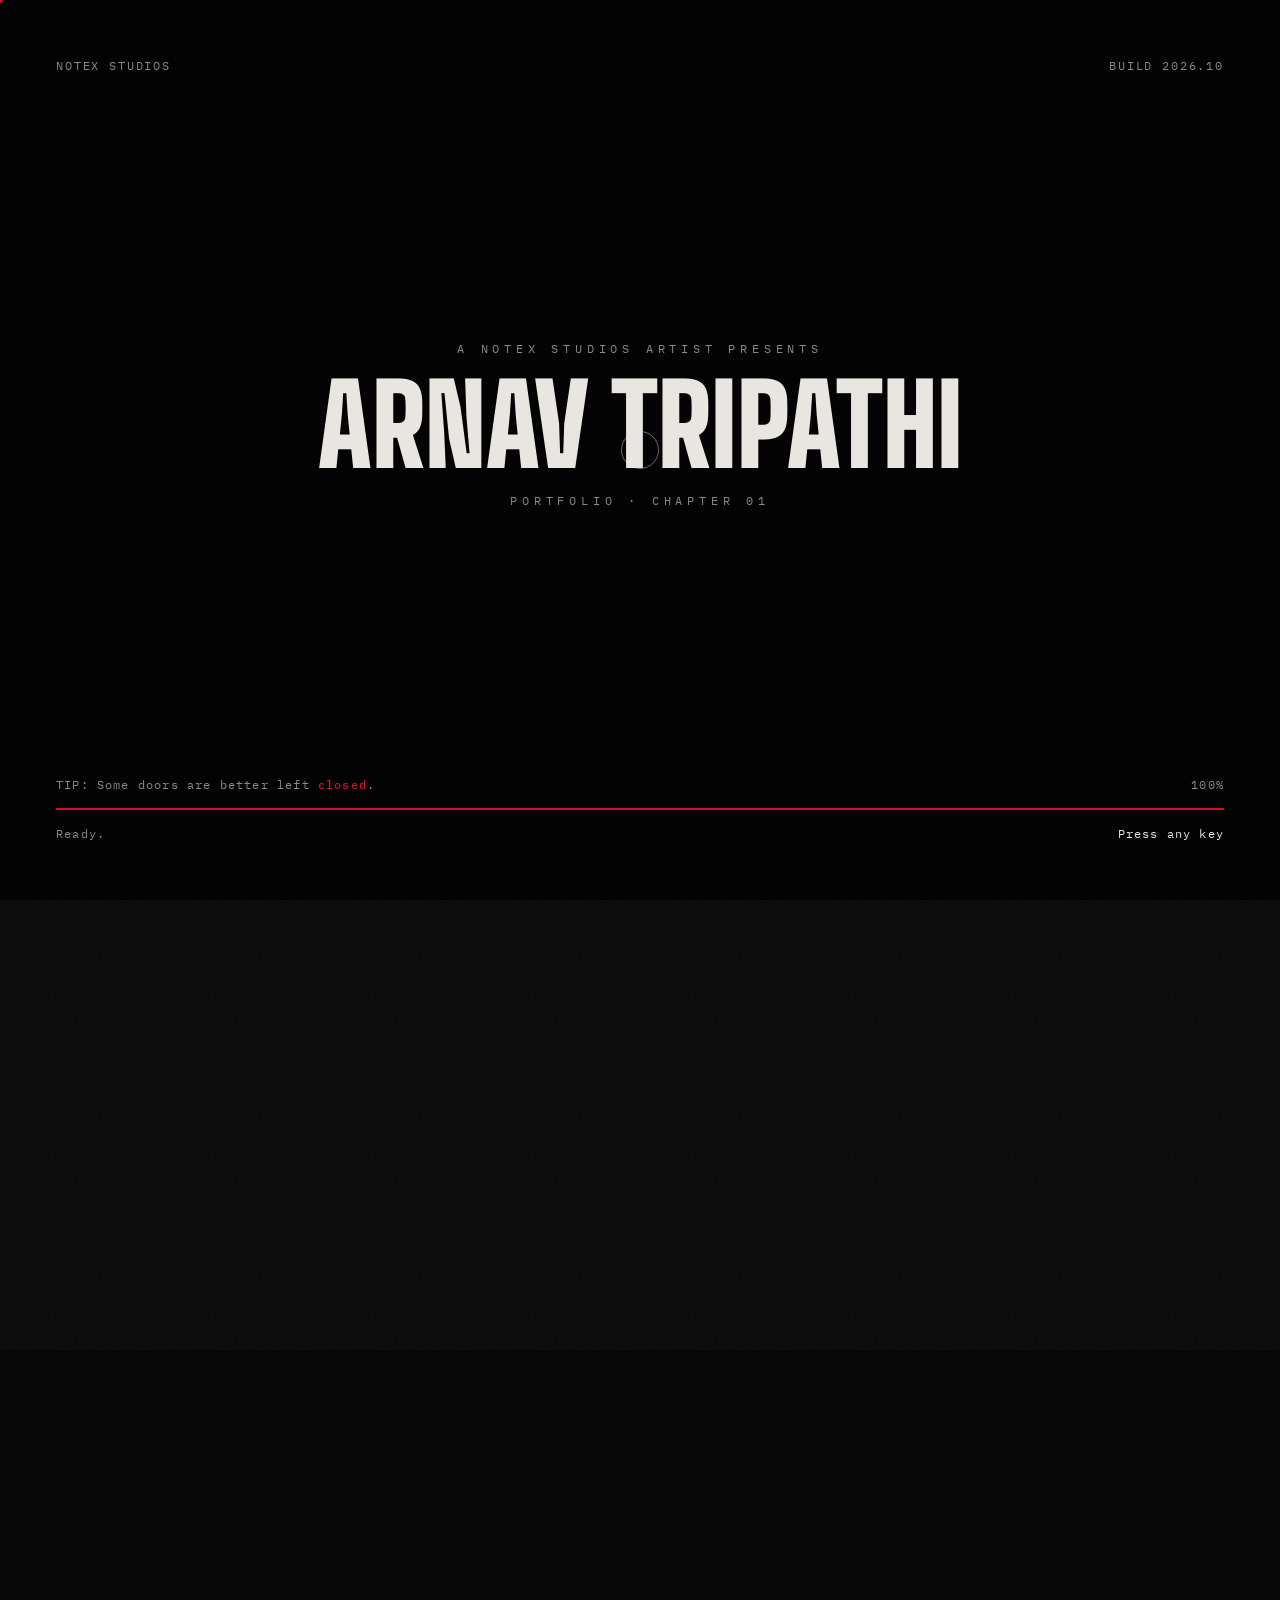
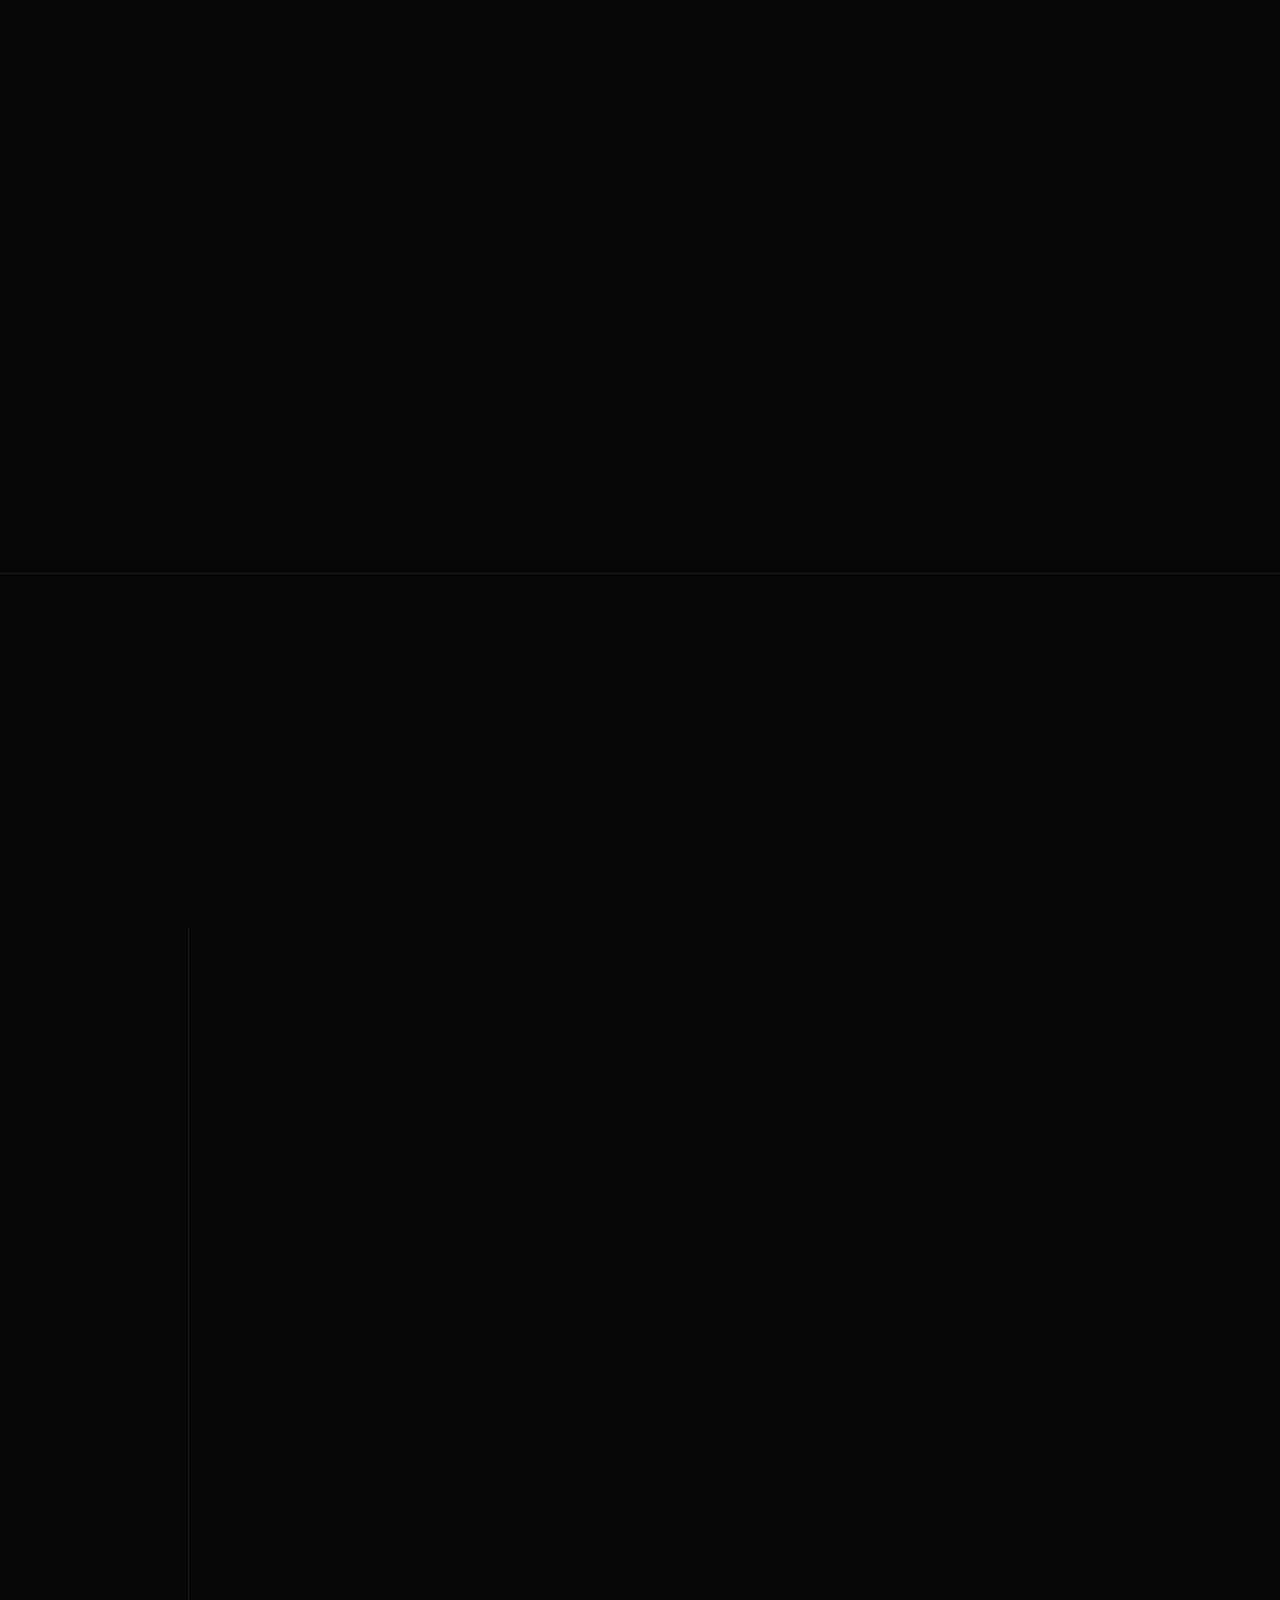
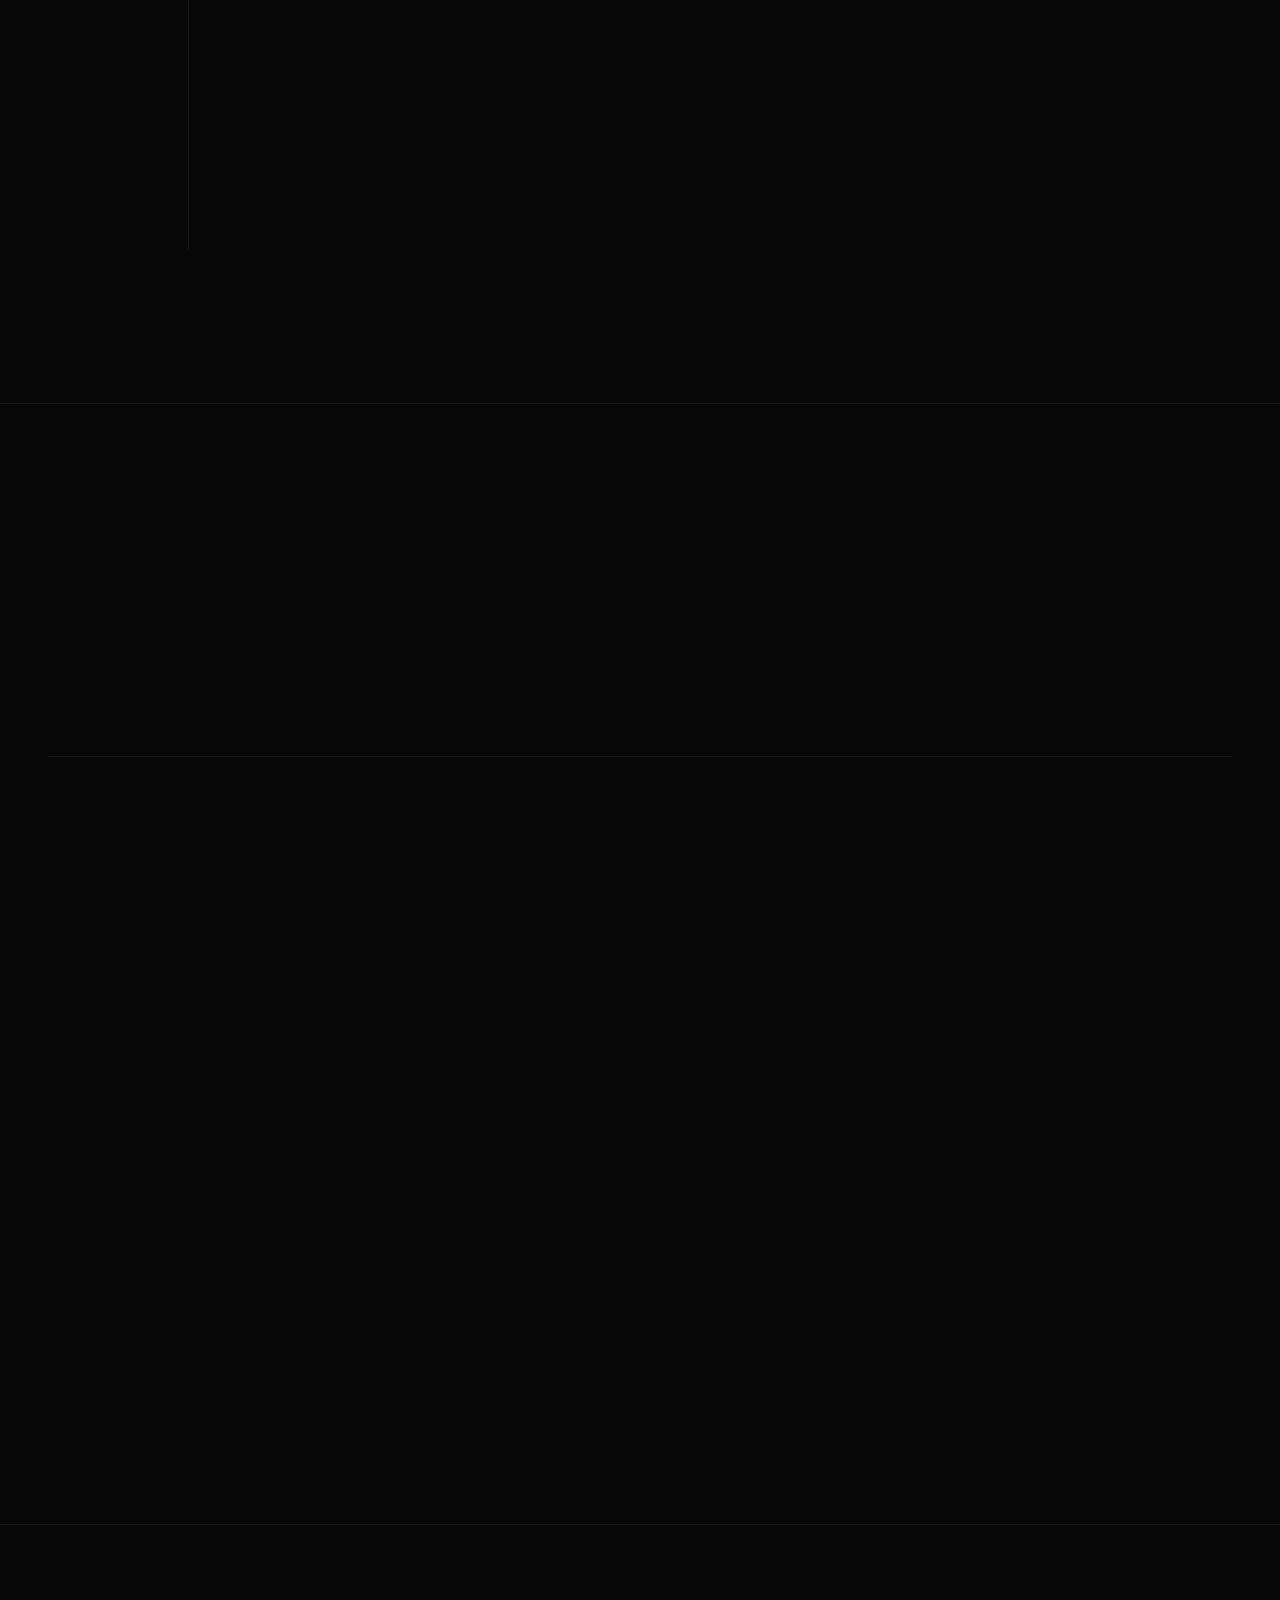
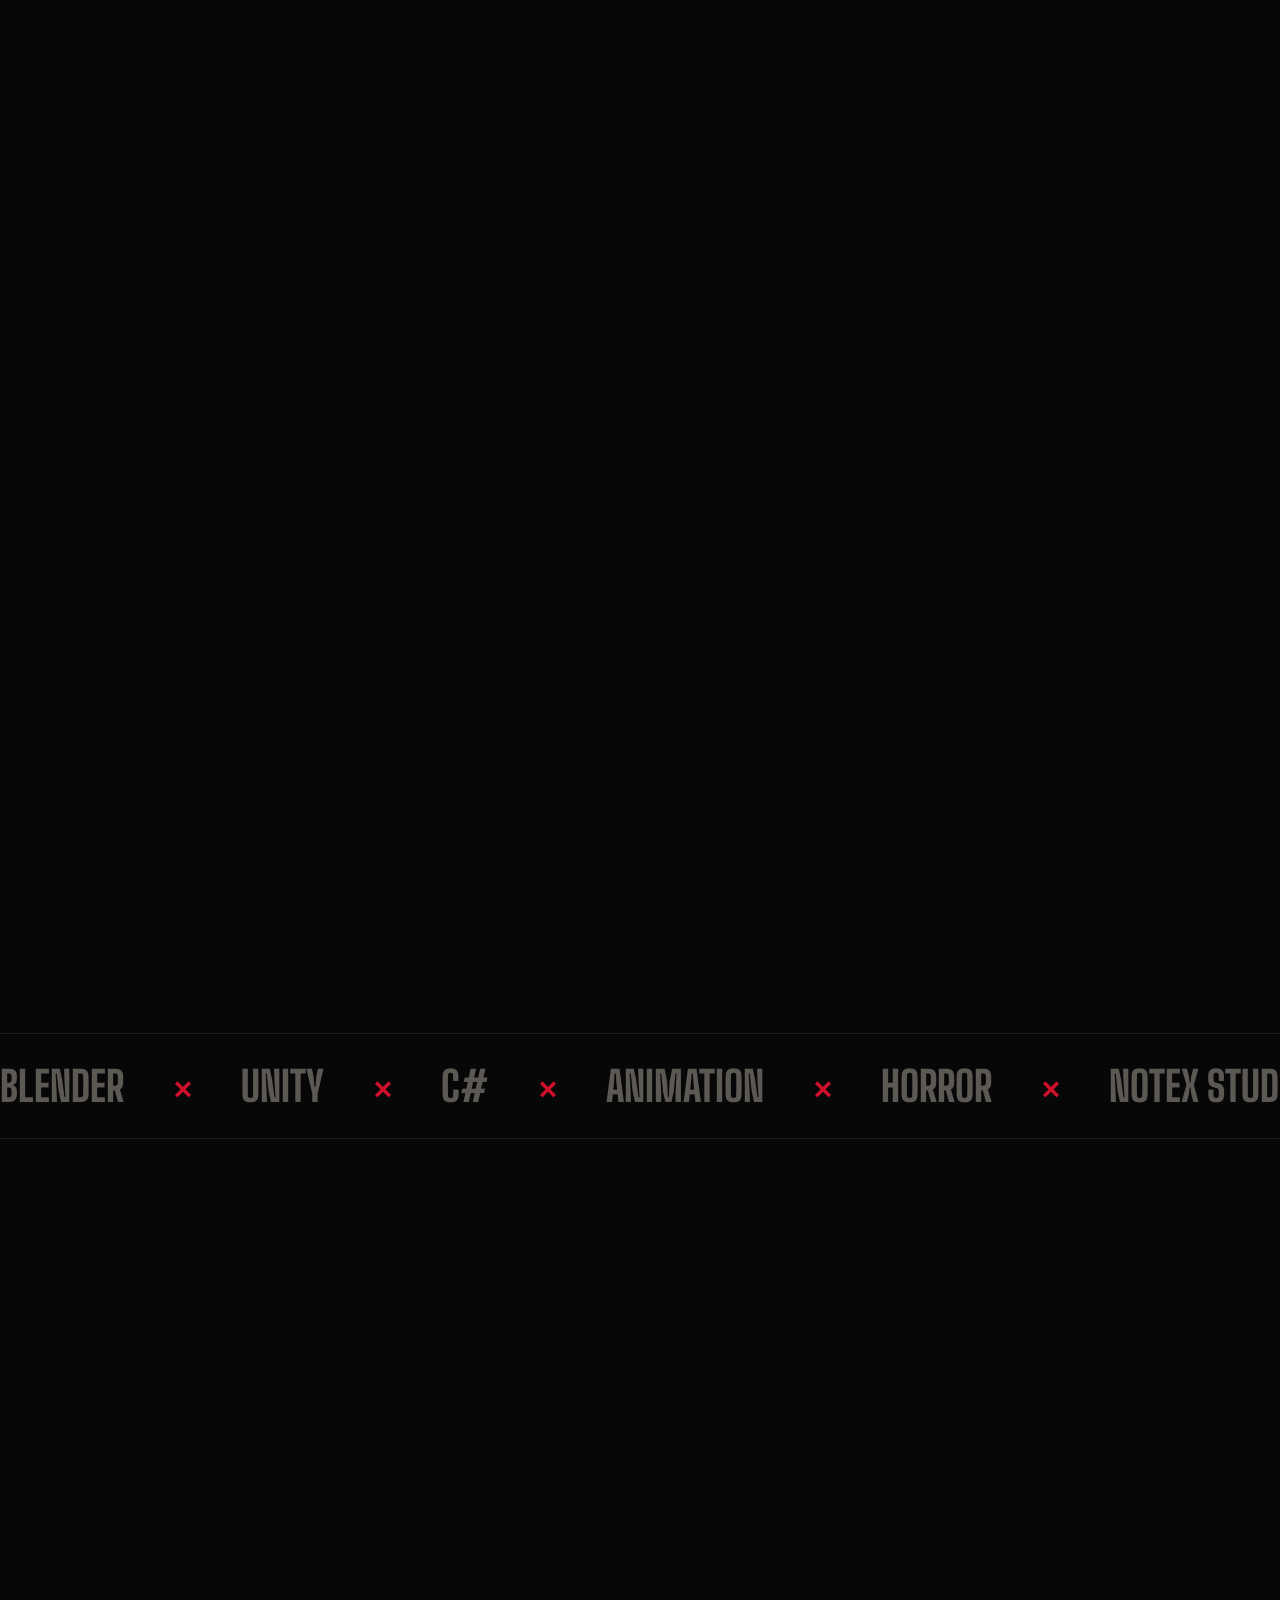
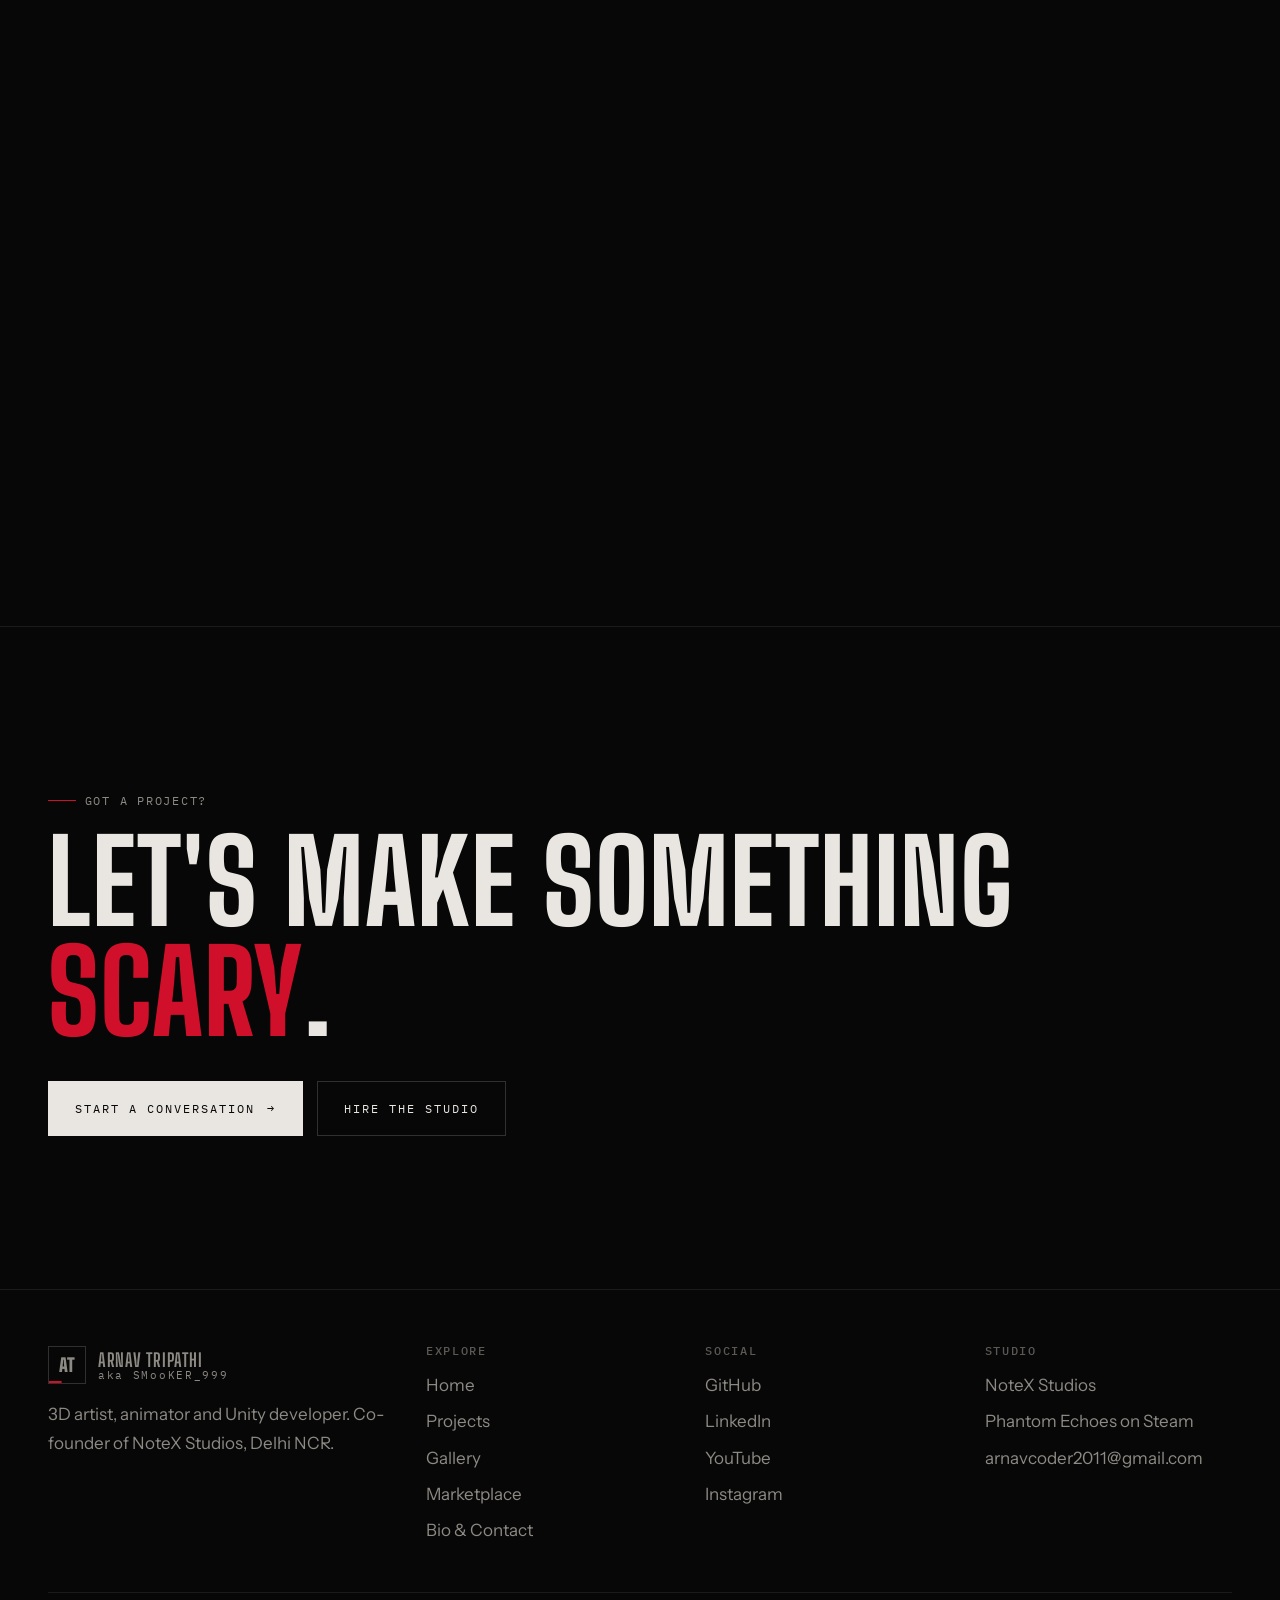
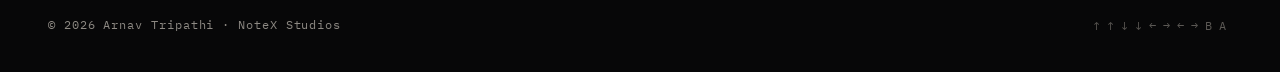
<file: index.html>
<!doctype html>
<html lang="en" data-root="">
<head>
  <meta charset="utf-8">
  <meta name="viewport" content="width=device-width, initial-scale=1">
  <title>Arnav Tripathi · 3D Artist, Animator & Unity Developer</title>
  <meta name="description" content="Portfolio of Arnav Tripathi (SMooKER_999): 3D artist, animator and Unity developer, co-founder of NoteX Studios and developer of Phantom Echoes: Chapter I.">
  <meta property="og:title" content="Arnav Tripathi · Portfolio">
  <meta property="og:description" content="3D artist, animator and Unity developer. Co-founder of NoteX Studios.">
  <meta property="og:image" content="assets/img/pe/bg.webp">
  <meta name="theme-color" content="#070708">
  <link rel="icon" href="assets/img/favicon.svg" type="image/svg+xml">
  <link rel="preconnect" href="https://fonts.googleapis.com">
  <link rel="preconnect" href="https://fonts.gstatic.com" crossorigin>
  <link href="https://fonts.googleapis.com/css2?family=Big+Shoulders+Display:wght@600;800;900&family=IBM+Plex+Mono:wght@400;500&family=Instrument+Sans:wght@400;500;600&display=swap" rel="stylesheet">
  <link rel="stylesheet" href="assets/css/style.css?v=4">
</head>
<body data-page="home">
<main id="main">

  <!-- ============ INTRO / HERO ============ -->
  <section class="hero" aria-label="Intro">
    <div class="hero-art" aria-hidden="true"></div>
    <div class="hero-dark" aria-hidden="true"></div>
    <p class="hero-hint" aria-hidden="true">Move your light ⟶</p>
    <div class="wrap">
      <div class="hero-kicker">
        <span class="label">Case file #001</span>
        <span class="mono muted">Delhi NCR, India</span>
        <span class="mono muted">Co-founder · NoteX Studios</span>
      </div>
      <h1><span class="glitch flicker" data-text="Arnav">Arnav</span><br><span class="thin">Tripathi</span></h1>
      <div class="hero-bottom">
        <div>
          <p class="lead">I build worlds you shouldn't walk through alone: 3D art, animation and gameplay in Unity, made at <a class="link-u" href="https://www.notexstudios.in" target="_blank" rel="noopener">NoteX Studios</a>.</p>
          <p class="hero-roles">aka SMooKER_999 / <span class="typed" data-roles='["3D Artist","Animator","Unity Developer","Horror game dev","Gamer"]'></span><span class="caret"></span></p>
        </div>
        <div class="btn-row" style="justify-content:flex-end">
          <a class="btn btn-primary" href="portfolio.html">View portfolio <span class="arrow">→</span></a>
          <a class="btn" href="contact.html">Contact me</a>
        </div>
      </div>
    </div>
  </section>

  <!-- ============ STATS ============ -->
  <div class="wrap">
    <div class="stats reveal">
      <div class="stat"><div class="num" data-count="1">1</div><span class="mono">Game out on Steam</span></div>
      <div class="stat"><div class="num" data-count="2">2</div><span class="mono">Studio services</span></div>
      <div class="stat"><div class="num" data-count="6">6</div><span class="mono">Studio team members</span></div>
      <div class="stat"><div class="num" data-count="9">9</div><span class="mono">Partners worldwide</span></div>
    </div>
  </div>

  <!-- ============ ABOUT ============ -->
  <section class="section" id="about">
    <div class="wrap intro-grid">
      <figure class="portrait reveal" style="margin:0">
        <img src="assets/img/pe/shot4.webp" alt="A lit oil lantern on a dark wooden floor, from Phantom Echoes: Chapter I" loading="lazy" style="object-position:22% 60%">
        <figcaption class="tag mono">From Phantom Echoes · Ch. I</figcaption>
      </figure>
      <div>
        <span class="label reveal">01 · Intro</span>
        <h2 class="reveal" style="margin:18px 0 28px">Hi, I'm Arnav.<br><span class="red">I make the dark look good.</span></h2>
        <p class="lead reveal">I'm a 3D artist, animator and Unity developer from Delhi NCR, and a co-founder of NoteX Studios, an independent studio making story-driven games and game assets.</p>
        <p class="muted reveal">Most of what I make lives somewhere between atmosphere and gameplay: creepy hotel corridors, creatures that shouldn't exist and the lighting that makes you not want to turn the next corner. I model and animate in Blender, then bring it all to life in Unity with C#. Our first release, <a class="link-u" href="projects/phantom-echoes.html">Phantom Echoes: Chapter I</a>, is out now on Steam.</p>
        <dl class="case-meta reveal">
          <div><dt>Alias</dt><dd>SMooKER_999</dd></div>
          <div><dt>Based in</dt><dd>Delhi NCR, India</dd></div>
          <div><dt>Role</dt><dd>Co-founder, NoteX Studios</dd></div>
          <div><dt>Main tools</dt><dd>Blender · Unity · C#</dd></div>
        </dl>
      </div>
    </div>
  </section>

  <!-- ============ BACKSTORY ============ -->
  <section class="section" id="backstory">
    <div class="wrap">
      <div class="section-head split">
        <div><span class="label reveal">02 · My backstory</span><h2 class="reveal" style="margin-top:18px">How it <span class="glitch" data-text="started">started</span></h2></div>
        <p class="reveal">Every horror story has an origin. Mine starts with a controller, gets weird in Blender and ends up on Steam.</p>
      </div>
      <div class="timeline">
        <span class="progress" aria-hidden="true"></span>
        <article class="t-item reveal">
          <div class="t-when">Chapter 01</div>
          <div class="t-body"><h3>Player one</h3><p>It started as a gamer. Somewhere between late-night horror runs I stopped just playing and started wondering how those worlds were built, lit and timed to make you jump.</p></div>
        </article>
        <article class="t-item reveal">
          <div class="t-when">Chapter 02</div>
          <div class="t-body"><h3>First polygons</h3><p>I opened Blender and started modelling: props first, then creatures and full environments. Rigging and animation followed, because a monster that doesn't move isn't scary.</p></div>
        </article>
        <article class="t-item reveal">
          <div class="t-when">Chapter 03</div>
          <div class="t-body"><h3>Making it playable</h3><p>Art needed rules, so I picked up Unity and C#: interactions, puzzles, AI that hunts you down and the lighting and audio cues that hold it all together.</p></div>
        </article>
        <article class="t-item reveal">
          <div class="t-when">Chapter 04</div>
          <div class="t-body"><h3>NoteX Studios</h3><p>I co-founded NoteX Studios in New Delhi: a young indie studio with a six-person team and partners around the world. Our motto: "We say it, we mean it."</p></div>
        </article>
        <article class="t-item reveal">
          <div class="t-when">May 2026</div>
          <div class="t-body"><h3>Phantom Echoes ships</h3><p>Our first game, Phantom Echoes: Chapter I, launched on Steam: a first-person psychological horror billed as India's first multiverse horror title.</p></div>
        </article>
        <article class="t-item reveal">
          <div class="t-when">Now</div>
          <div class="t-body"><h3>What's next</h3><p>Working on <a class="link-u" href="projects/the-last-peg.html">The Last Peg</a>, building assets for clients through Asset on Demand, and turning other people's game ideas into playable builds.</p></div>
        </article>
      </div>
    </div>
  </section>

  <!-- ============ EXPERIENCE ============ -->
  <section class="section" id="experience">
    <div class="wrap">
      <div class="section-head split">
        <div><span class="label reveal">03 · My experience</span><h2 class="reveal" style="margin-top:18px">The work</h2></div>
        <p class="reveal">Where I've spent my hours. Open any entry for the details.</p>
      </div>
      <div class="xp-list">
        <article class="xp reveal">
          <span class="idx">01</span>
          <div><h3>NoteX Studios</h3><div class="role">Co-founder · 3D artist · Unity dev · Present</div></div>
          <p>Co-running an indie studio in New Delhi: art direction, production and building our games.</p>
          <button class="btn" type="button" data-modal="m-notex">View details</button>
        </article>
        <article class="xp reveal">
          <span class="idx">02</span>
          <div><h3>Phantom Echoes: Ch. I</h3><div class="role">3D art · Animation · Unity · Released May 2026</div></div>
          <p>First-person psychological horror set in a distorted hotel outside Delhi.</p>
          <button class="btn" type="button" data-modal="m-pe">View details</button>
        </article>
        <article class="xp reveal">
          <span class="idx">03</span>
          <div><h3>Asset on Demand</h3><div class="role">3D asset production · Ongoing</div></div>
          <p>Custom, Unity-ready 3D assets for other developers, from low-poly props to full environments.</p>
          <button class="btn" type="button" data-modal="m-aod">View details</button>
        </article>
        <article class="xp reveal">
          <span class="idx">04</span>
          <div><h3>Game on Demand</h3><div class="role">Client game development · Ongoing</div></div>
          <p>Turning a client's idea into a playable game they fully own and can publish.</p>
          <button class="btn" type="button" data-modal="m-god">View details</button>
        </article>
        <article class="xp reveal">
          <span class="idx">05</span>
          <div><h3>The Last Peg</h3><div class="role">In development</div></div>
          <p>NoteX Studios' next project. More soon.</p>
          <button class="btn" type="button" data-modal="m-tlp">View details</button>
        </article>
      </div>
    </div>

    <!-- Modal contents -->
    <template id="m-notex">
      <div class="modal-head"><div><span class="label">Experience · 01</span><h3 style="margin-top:12px">NoteX Studios</h3><p class="mono muted" style="margin:8px 0 0">Co-founder · New Delhi · Present</p></div><button class="icon-btn" data-close aria-label="Close">✕</button></div>
      <div class="modal-body">
        <h4>What I do</h4>
        <ul><li>Co-lead the studio alongside the team: planning, production and creative direction</li><li>3D modelling, texturing and animation for our games and client work</li><li>Gameplay and systems programming in Unity with C#</li><li>Publishing work on Steam (store page, builds, Steamworks)</li></ul>
        <h4>Studio</h4>
        <ul><li>6-person core team, 2 core teams and 9 partners worldwide</li><li>Services: Asset on Demand and Game on Demand</li></ul>
        <p style="margin-top:20px"><a class="link-u" href="https://www.notexstudios.in" target="_blank" rel="noopener">notexstudios.in ↗</a></p>
      </div>
    </template>
    <template id="m-pe">
      <div class="modal-head"><div><span class="label">Experience · 02</span><h3 style="margin-top:12px">Phantom Echoes: Chapter I</h3><p class="mono muted" style="margin:8px 0 0">Psychological horror · PC (Steam) · 24 May 2026</p></div><button class="icon-btn" data-close aria-label="Close">✕</button></div>
      <div class="modal-body">
        <h4>The game</h4>
        <ul><li>After a flight to Delhi goes wrong, Ronny wakes up in a distorted hotel surrounded by forest</li><li>Exploration, environmental puzzles and survival against unknown entities</li><li>Chapter-based story; around 6–8 hours to complete</li></ul>
        <h4>My work</h4>
        <ul><li>3D models and creatures for the hotel and its inhabitants</li><li>Animation for characters and entities</li><li>Gameplay implementation, lighting and atmosphere in Unity</li></ul>
        <p style="margin-top:20px"><a class="link-u" href="projects/phantom-echoes.html">Read the case study →</a></p>
      </div>
    </template>
    <template id="m-aod">
      <div class="modal-head"><div><span class="label">Experience · 03</span><h3 style="margin-top:12px">Asset on Demand</h3><p class="mono muted" style="margin:8px 0 0">NoteX Studios service</p></div><button class="icon-btn" data-close aria-label="Close">✕</button></div>
      <div class="modal-body">
        <h4>What it is</h4>
        <ul><li>Custom 3D assets built to order for Unity projects</li><li>Anything from low-poly props to detailed high-poly environments</li><li>Offered at around half the usual market cost</li></ul>
        <p style="margin-top:20px"><a class="link-u" href="marketplace.html#aod">See the marketplace →</a></p>
      </div>
    </template>
    <template id="m-god">
      <div class="modal-head"><div><span class="label">Experience · 04</span><h3 style="margin-top:12px">Game on Demand</h3><p class="mono muted" style="margin:8px 0 0">NoteX Studios service</p></div><button class="icon-btn" data-close aria-label="Close">✕</button></div>
      <div class="modal-body">
        <h4>What it is</h4>
        <ul><li>You bring the idea, we build the playable game</li><li>You keep full ownership and can publish and sell it</li><li>Art, animation and Unity development under one roof</li></ul>
        <p style="margin-top:20px"><a class="link-u" href="marketplace.html#god">See the marketplace →</a></p>
      </div>
    </template>
    <template id="m-tlp">
      <div class="modal-head"><div><span class="label">Experience · 05</span><h3 style="margin-top:12px">The Last Peg</h3><p class="mono muted" style="margin:8px 0 0">In development</p></div><button class="icon-btn" data-close aria-label="Close">✕</button></div>
      <div class="modal-body">
        <h4>Status</h4>
        <ul><li>NoteX Studios' next project, currently in development</li><li>Details, screenshots and a trailer are coming soon</li></ul>
        <p style="margin-top:20px"><a class="link-u" href="projects/the-last-peg.html">Project page →</a></p>
      </div>
    </template>
  </section>

  <!-- ============ SKILLS ============ -->
  <section class="section" id="skills">
    <div class="wrap">
      <div class="section-head split">
        <div><span class="label reveal">04 · Skills</span><h2 class="reveal" style="margin-top:18px">The toolkit</h2></div>
        <p class="reveal">One half makes it look right, the other half makes it work.</p>
      </div>
      <div class="skills-grid">
        <div class="skill-col reveal">
          <h3>Technical skills <span class="mono">// code</span></h3>
          <ul class="skill-list">
            <li><span class="name">Unity</span><span class="what">Engine · gameplay</span></li>
            <li><span class="name">C#</span><span class="what">Scripting · systems</span></li>
            <li><span class="name">Java</span><span class="what">Programming</span></li>
            <li><span class="name">JavaScript</span><span class="what">Web · tools</span></li>
            <li><span class="name">HTML &amp; CSS</span><span class="what">Web</span></li>
            <li><span class="name">Git</span><span class="what">Version control</span></li>
            <li><span class="name">Steamworks</span><span class="what">Publishing</span></li>
            <li><span class="name">Microsoft Excel</span><span class="what">Production tracking</span></li>
          </ul>
        </div>
        <div class="skill-col reveal" data-delay="1">
          <h3>Design skills <span class="mono">// art</span></h3>
          <ul class="skill-list">
            <li><span class="name">3D modelling</span><span class="what">Blender</span></li>
            <li><span class="name">Animation &amp; rigging</span><span class="what">Blender</span></li>
            <li><span class="name">Creature design</span><span class="what">Horror</span></li>
            <li><span class="name">Level design</span><span class="what">Unity</span></li>
            <li><span class="name">Lighting &amp; atmosphere</span><span class="what">Unity</span></li>
            <li><span class="name">Video editing</span><span class="what">DaVinci Resolve</span></li>
            <li><span class="name">UI &amp; mockups</span><span class="what">Figma</span></li>
            <li><span class="name">Game design</span><span class="what">Puzzles · pacing</span></li>
          </ul>
        </div>
      </div>
    </div>
  </section>

  <div class="marquee" aria-hidden="true">
    <div class="marquee-track">
      <span>Blender</span><span>Unity</span><span>C#</span><span>Animation</span><span>Horror</span><span>NoteX Studios</span><span>Level design</span><span>DaVinci Resolve</span>
      <span>Blender</span><span>Unity</span><span>C#</span><span>Animation</span><span>Horror</span><span>NoteX Studios</span><span>Level design</span><span>DaVinci Resolve</span>
    </div>
  </div>

  <!-- ============ FEATURED ============ -->
  <section class="section" id="featured">
    <div class="wrap">
      <div class="section-head split">
        <div><span class="label reveal">05 · Selected work</span><h2 class="reveal" style="margin-top:18px">Featured</h2></div>
        <p class="reveal"><a class="link-u" href="portfolio.html">See all projects →</a></p>
      </div>
      <div class="projects">
        <article class="card wide reveal" data-cursor="View">
          <a class="cover" href="projects/phantom-echoes.html" aria-label="Phantom Echoes: Chapter I"></a>
          <div class="media"><span class="status badge"><span class="dot"></span>Out on Steam</span><img src="assets/img/pe/shot2.webp" alt="A dim hotel corridor lined with statues in Phantom Echoes" loading="lazy"></div>
          <div class="body"><span class="mono">Psychological horror · Unity · 2026</span><h3>Phantom Echoes: Chapter I</h3><p>A flight to Delhi goes wrong and you wake up in a hotel that shouldn't exist.</p><span class="more">Case study <span class="arrow">→</span></span></div>
        </article>
        <article class="card reveal" data-delay="1" data-cursor="View">
          <a class="cover" href="projects/the-last-peg.html" aria-label="The Last Peg"></a>
          <div class="media"><span class="status badge"><span class="dot dev"></span>In development</span><img src="assets/img/logos/the-last-peg.webp" alt="The Last Peg logo" loading="lazy"></div>
          <div class="body"><span class="mono">NoteX Studios · Next</span><h3>The Last Peg</h3><p>Our next game. Coming soon.</p><span class="more">Project page <span class="arrow">→</span></span></div>
        </article>
      </div>
    </div>
  </section>

  <!-- ============ CTA ============ -->
  <section class="cta-band">
    <div class="wrap">
      <span class="label">Got a project?</span>
      <h2>Let's make something <em class="glitch" data-text="scary">scary</em>.</h2>
      <div class="btn-row">
        <a class="btn btn-primary" href="contact.html">Start a conversation <span class="arrow">→</span></a>
        <a class="btn" href="marketplace.html">Hire the studio</a>
      </div>
    </div>
  </section>

</main>
<script src="assets/js/main.js?v=4" defer></script>
</body>
</html>
</file>
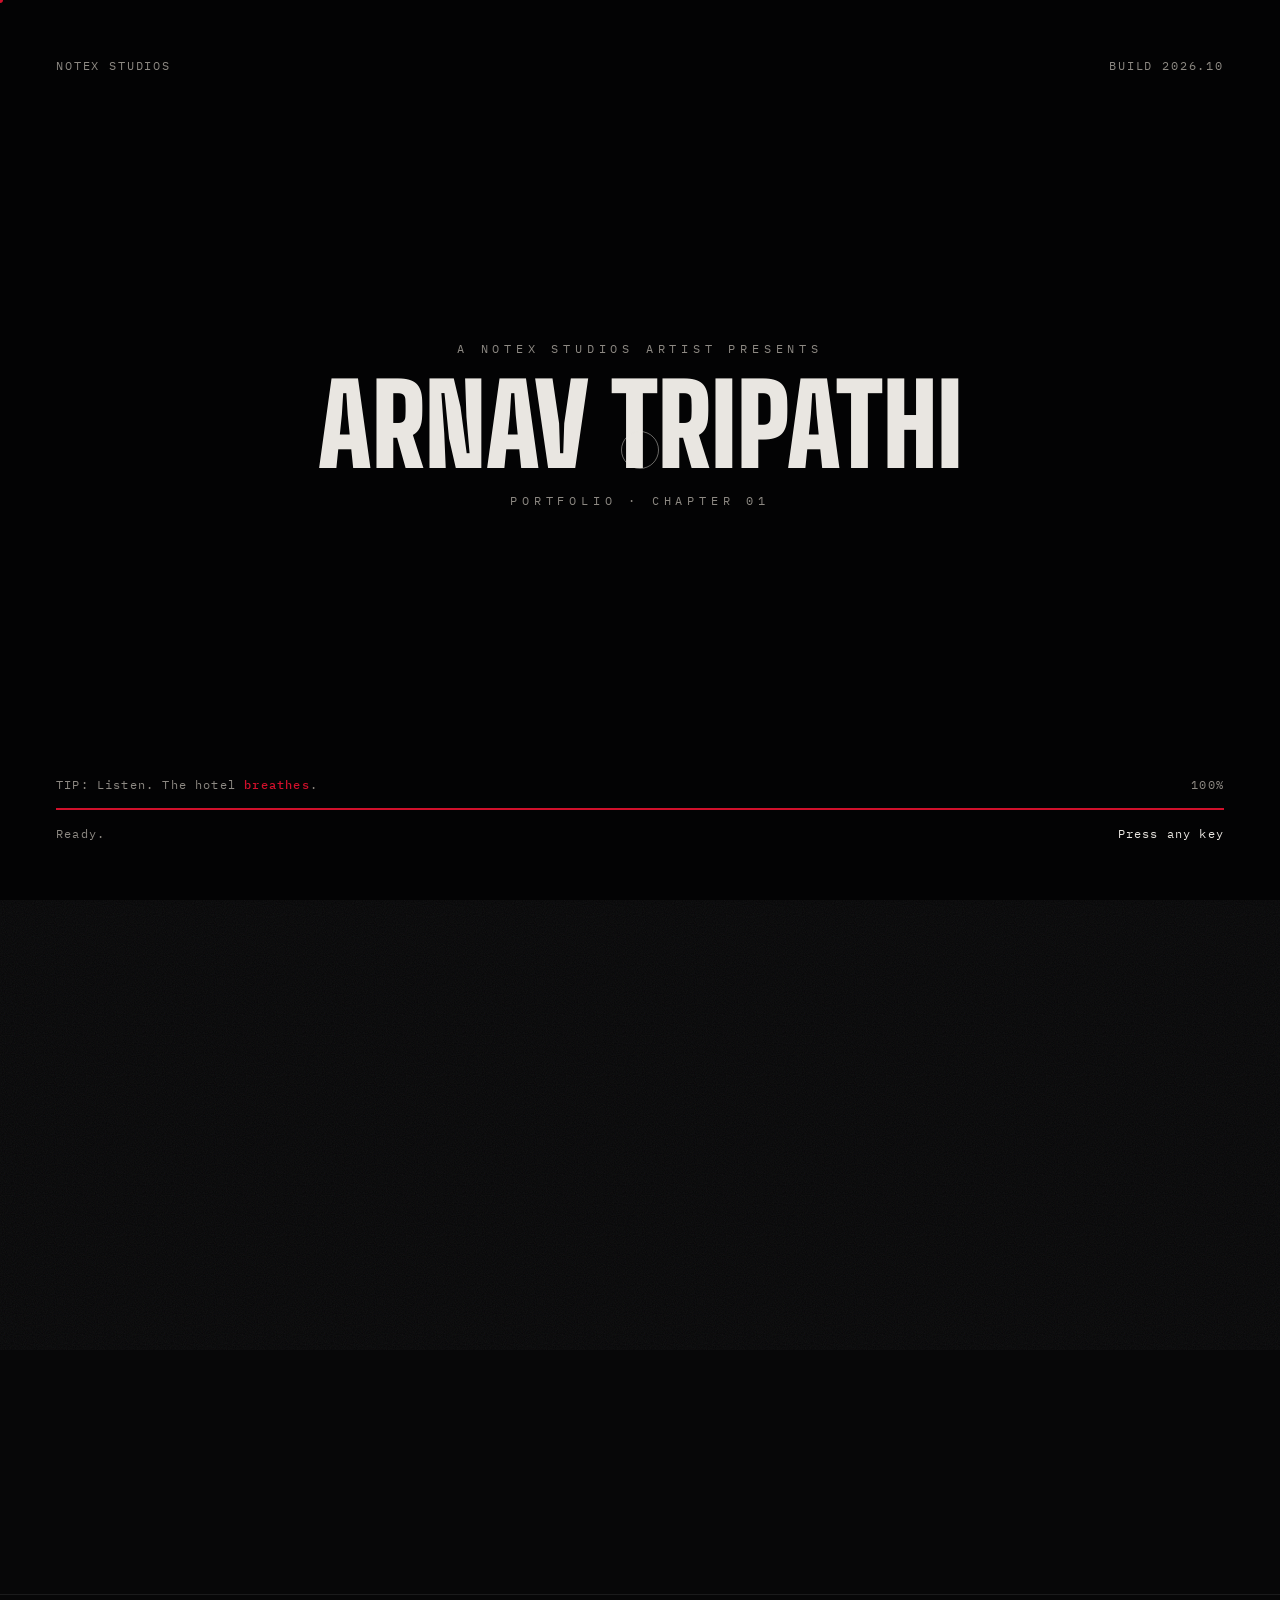
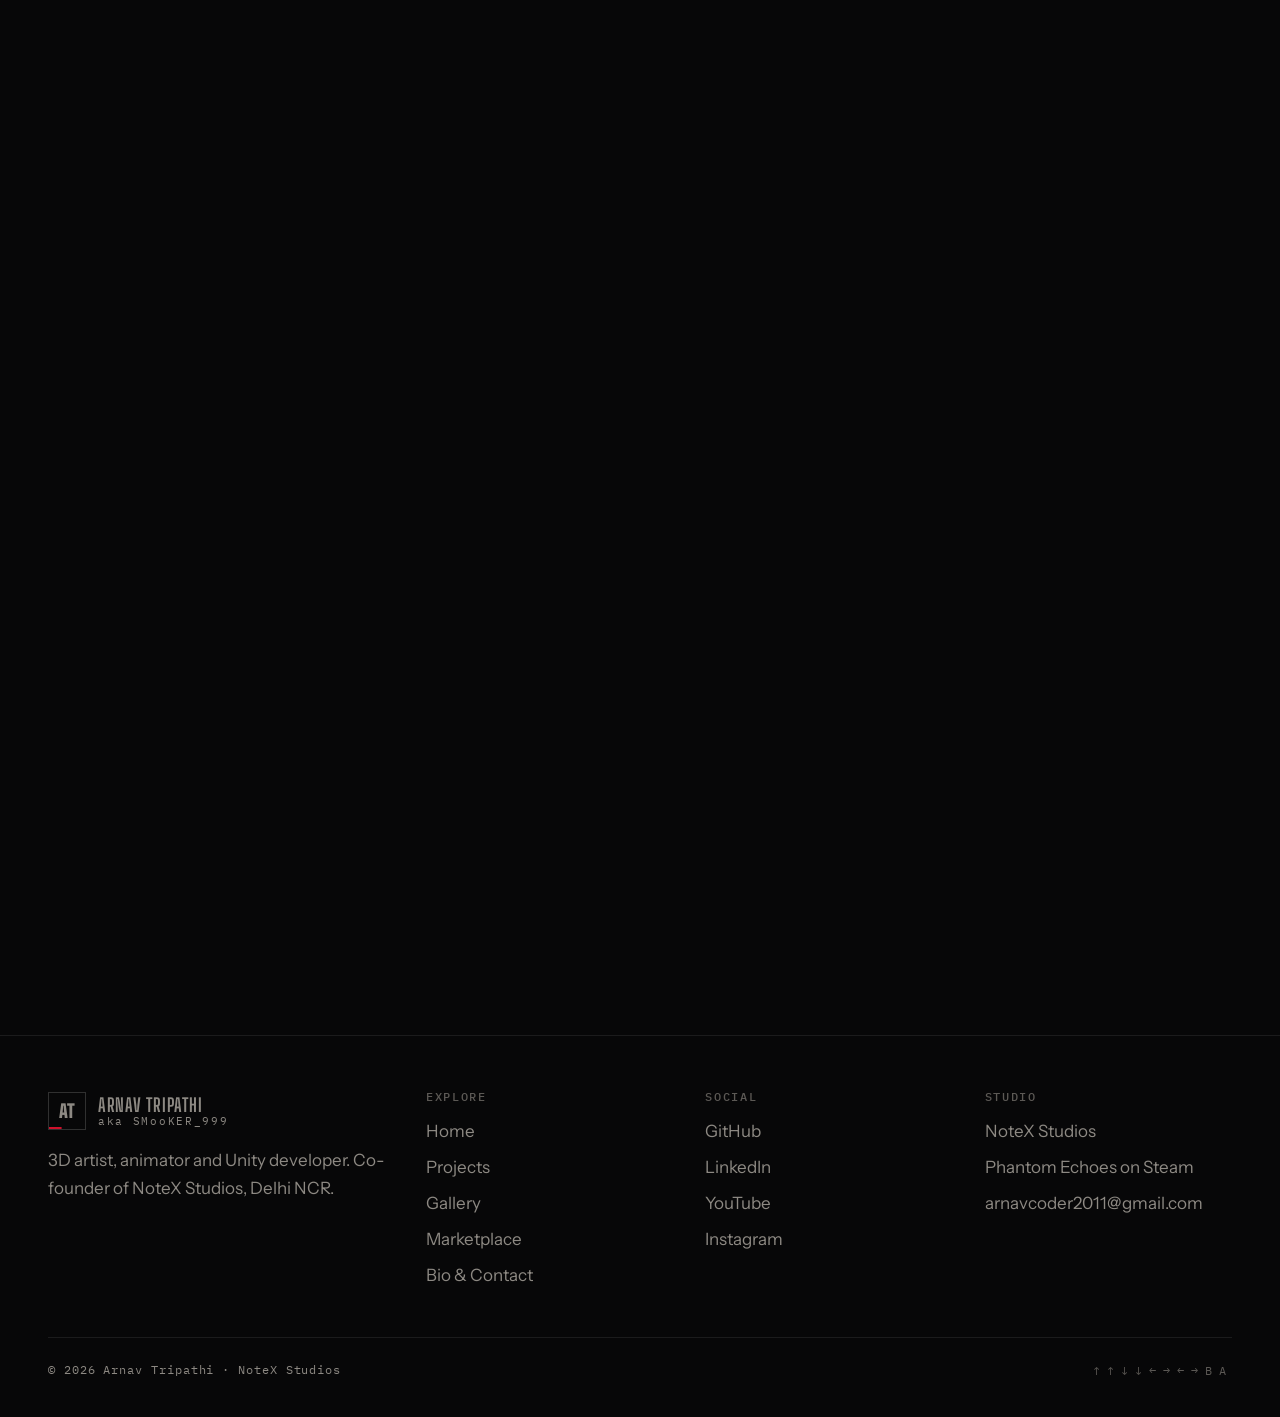
<file: contact.html>
<!doctype html>
<html lang="en" data-root="">
<head>
  <meta charset="utf-8">
  <meta name="viewport" content="width=device-width, initial-scale=1">
  <title>Bio &amp; Contact · Arnav Tripathi</title>
  <meta name="description" content="About Arnav Tripathi (SMooKER_999), 3D artist, animator and Unity developer from Delhi NCR, and how to get in touch.">
  <meta name="theme-color" content="#070708">
  <link rel="icon" href="assets/img/favicon.svg" type="image/svg+xml">
  <link rel="preconnect" href="https://fonts.googleapis.com">
  <link rel="preconnect" href="https://fonts.gstatic.com" crossorigin>
  <link href="https://fonts.googleapis.com/css2?family=Big+Shoulders+Display:wght@600;800;900&family=IBM+Plex+Mono:wght@400;500&family=Instrument+Sans:wght@400;500;600&display=swap" rel="stylesheet">
  <link rel="stylesheet" href="assets/css/style.css?v=4">
</head>
<body data-page="contact">
<main id="main">

  <section class="page-hero">
    <div class="wrap">
      <span class="label">04 · Bio &amp; Contact</span>
      <h1><span class="glitch" data-text="Say hello">Say hello</span></h1>
      <p class="lead">Projects, collaborations, asset requests or just talking horror games: my inbox is open.</p>
    </div>
    <div class="bg-word" aria-hidden="true">Bio</div>
  </section>

  <section class="section" id="bio">
    <div class="wrap intro-grid">
      <figure class="portrait reveal" style="margin:0">
        <img src="assets/img/gallery/chhalawa.webp" alt="The Chhalawa, a pale long-haired ghost, emerging from darkness" loading="lazy" style="object-position:50% 20%">
        <figcaption class="tag mono">Chhalawa · creature render</figcaption>
      </figure>
      <div>
        <span class="label reveal">Bio</span>
        <h2 class="reveal" style="margin:18px 0 26px">Arnav Tripathi<br><span class="muted" style="font-size:.5em">aka SMooKER_999</span></h2>
        <p class="lead reveal">3D artist, animator and Unity developer based in Delhi NCR, India, and co-founder of NoteX Studios.</p>
        <p class="muted reveal">I started out as a gamer who wanted to know how horror games get under your skin. That curiosity turned into modelling and animating in Blender, then building gameplay in Unity with C#. Today I make games and game assets with the NoteX Studios team. Our first title, Phantom Echoes: Chapter I, is out on Steam, and The Last Peg is on the way.</p>
        <p class="muted reveal">When I'm not working, I'm probably playing something that keeps me up at night.</p>
        <dl class="case-meta reveal">
          <div><dt>Location</dt><dd>Delhi NCR, India</dd></div>
          <div><dt>Studio</dt><dd>NoteX Studios</dd></div>
          <div><dt>Focus</dt><dd>3D art · Animation · Unity</dd></div>
          <div><dt>Available for</dt><dd>Freelance · Collabs</dd></div>
        </dl>
      </div>
    </div>
  </section>

  <section class="section" id="contact">
    <div class="wrap contact-grid">
      <div>
        <span class="label reveal">Find me</span>
        <h2 class="reveal" style="margin:18px 0 30px">Channels</h2>
        <ul class="socials reveal" id="socials"></ul>
        <p class="mono muted reveal" style="margin-top:22px">Based in Delhi NCR · IST (UTC+5:30)</p>
      </div>

      <form class="form reveal" data-contact novalidate>
        <span class="label">Send a message</span>
        <div class="field-row">
          <div class="field"><label for="f-name">Name</label><input id="f-name" name="name" autocomplete="name" required></div>
          <div class="field"><label for="f-email">Email</label><input id="f-email" name="email" type="email" autocomplete="email" required></div>
        </div>
        <div class="field">
          <label for="f-topic">Topic</label>
          <select id="f-topic" name="topic">
            <option value="General">General hello</option>
            <option value="aod">Asset on Demand (3D assets)</option>
            <option value="god">Game on Demand (full game)</option>
            <option value="Collaboration">Collaboration</option>
            <option value="Job offer">Job / freelance offer</option>
          </select>
        </div>
        <div class="field"><label for="f-msg">Message</label><textarea id="f-msg" name="message" required placeholder="Tell me about your project…"></textarea></div>
        <!-- Spam trap: hidden from people; named so browser autofill leaves it empty -->
        <input class="hp" type="text" name="_honey" tabindex="-1" autocomplete="new-password" aria-hidden="true">
        <button class="btn btn-primary" type="submit" style="justify-self:start">Send message <span class="arrow">→</span></button>
        <p class="form-status" role="status" aria-live="polite"></p>
      </form>
    </div>
  </section>

</main>
<script src="assets/js/main.js?v=4" defer></script>
<script>
  // Social list built from the SITE links in main.js
  addEventListener("DOMContentLoaded", () => {
    const L = SITE.links, ul = document.getElementById("socials");
    const rows = [
      ["mail", "Email", SITE.email, "mailto:" + SITE.email],
      ["github", "GitHub", "ArnavTripathi999", L.github],
      ["linkedin", "LinkedIn", "Arnav Tripathi", L.linkedin],
      ["youtube", "YouTube", "@NoteXStudios", L.youtube],
      ["instagram", "Instagram", "@notex.studios.games", L.instagram],
      ["discord", "Discord", L.discord + " · click to copy", null],
      ["globe", "Studio", "notexstudios.in", L.studio],
      ["steam", "Steam", "Phantom Echoes", L.steam],
    ];
    ul.innerHTML = rows.map(([ic, name, handle, href]) => {
      const inner = `${ICON[ic]}<span>${name}</span><span class="handle">${handle}</span>`;
      return href
        ? `<li><a href="${href}" ${href.startsWith("http") ? 'target="_blank" rel="noopener"' : ""}>${inner}</a></li>`
        : `<li><a href="#" data-copy="${L.discord}">${inner}</a></li>`;
    }).join("");
    ul.querySelector("[data-copy]")?.addEventListener("click", async (e) => {
      e.preventDefault();
      const h = e.currentTarget.querySelector(".handle");
      try { await navigator.clipboard.writeText(e.currentTarget.dataset.copy); h.textContent = "Copied: " + L.discord; }
      catch { h.textContent = L.discord; }
    });
  });
</script>
</body>
</html>
</file>
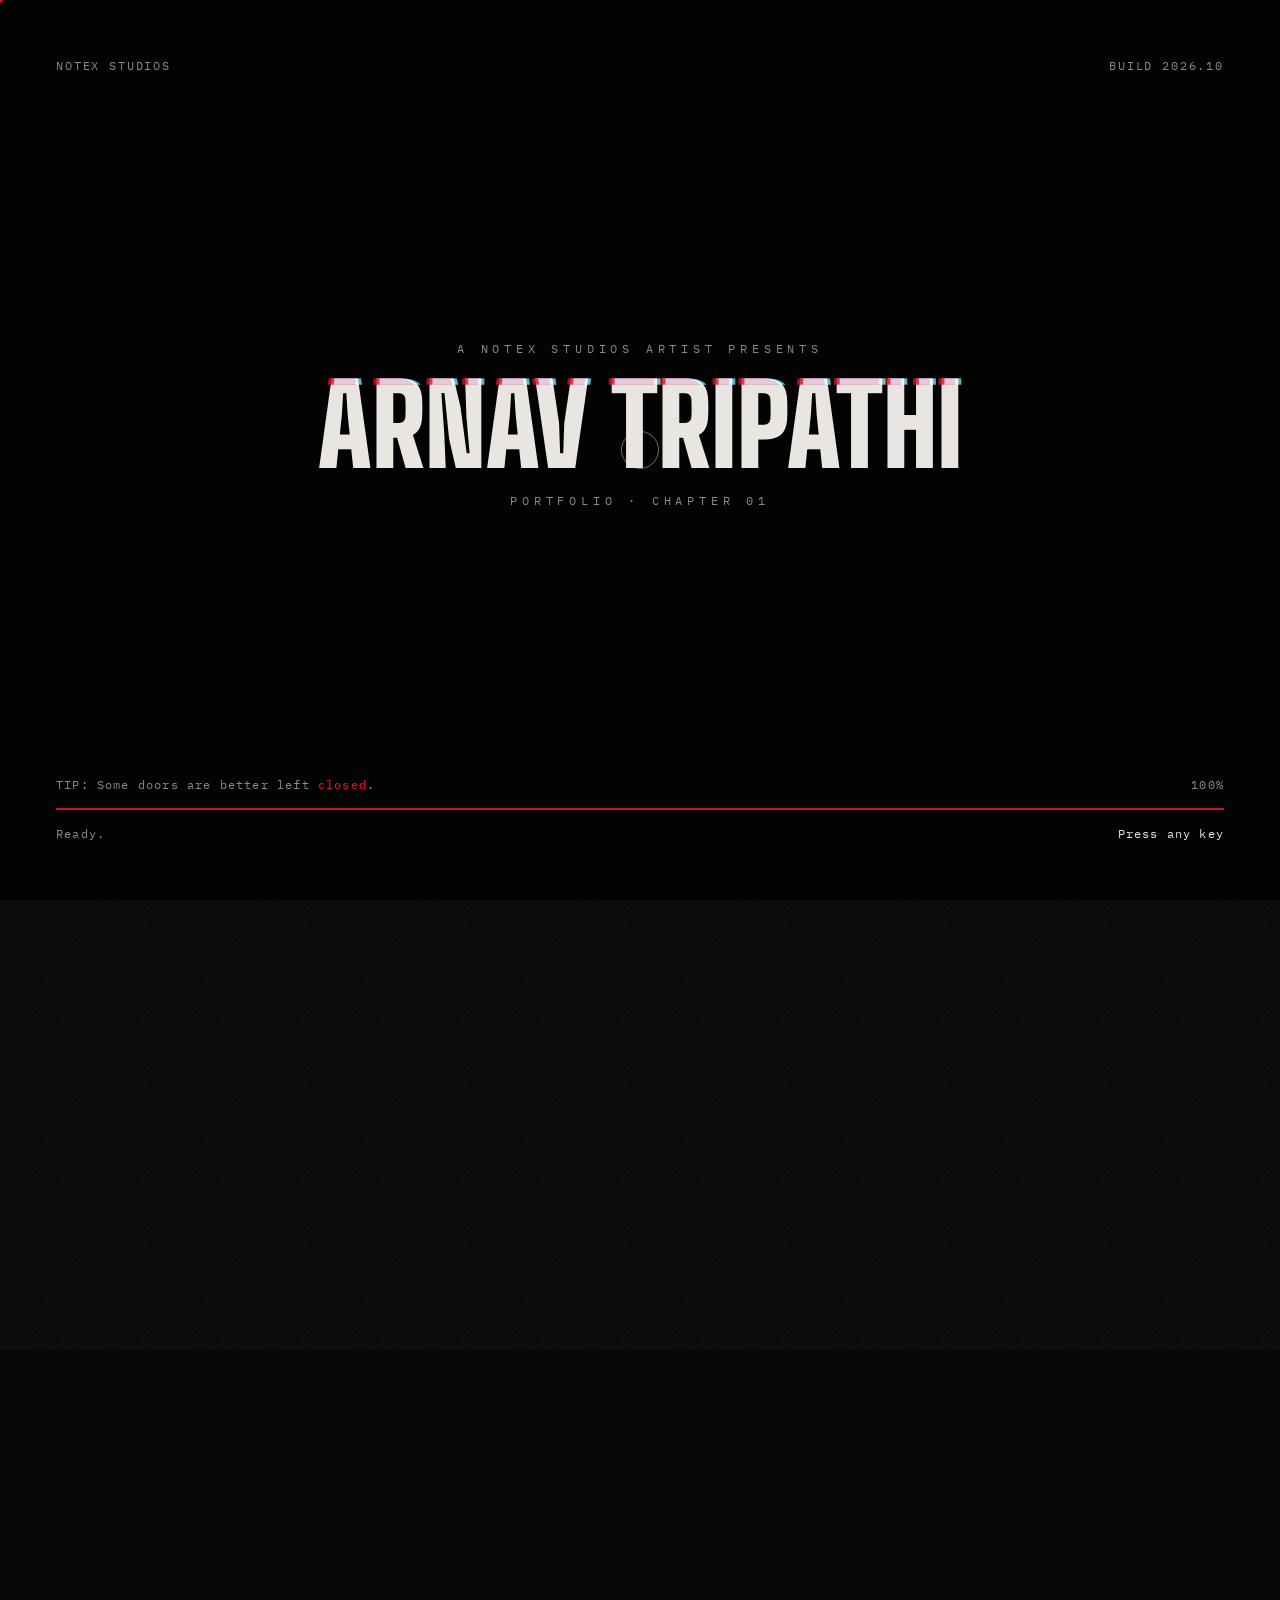
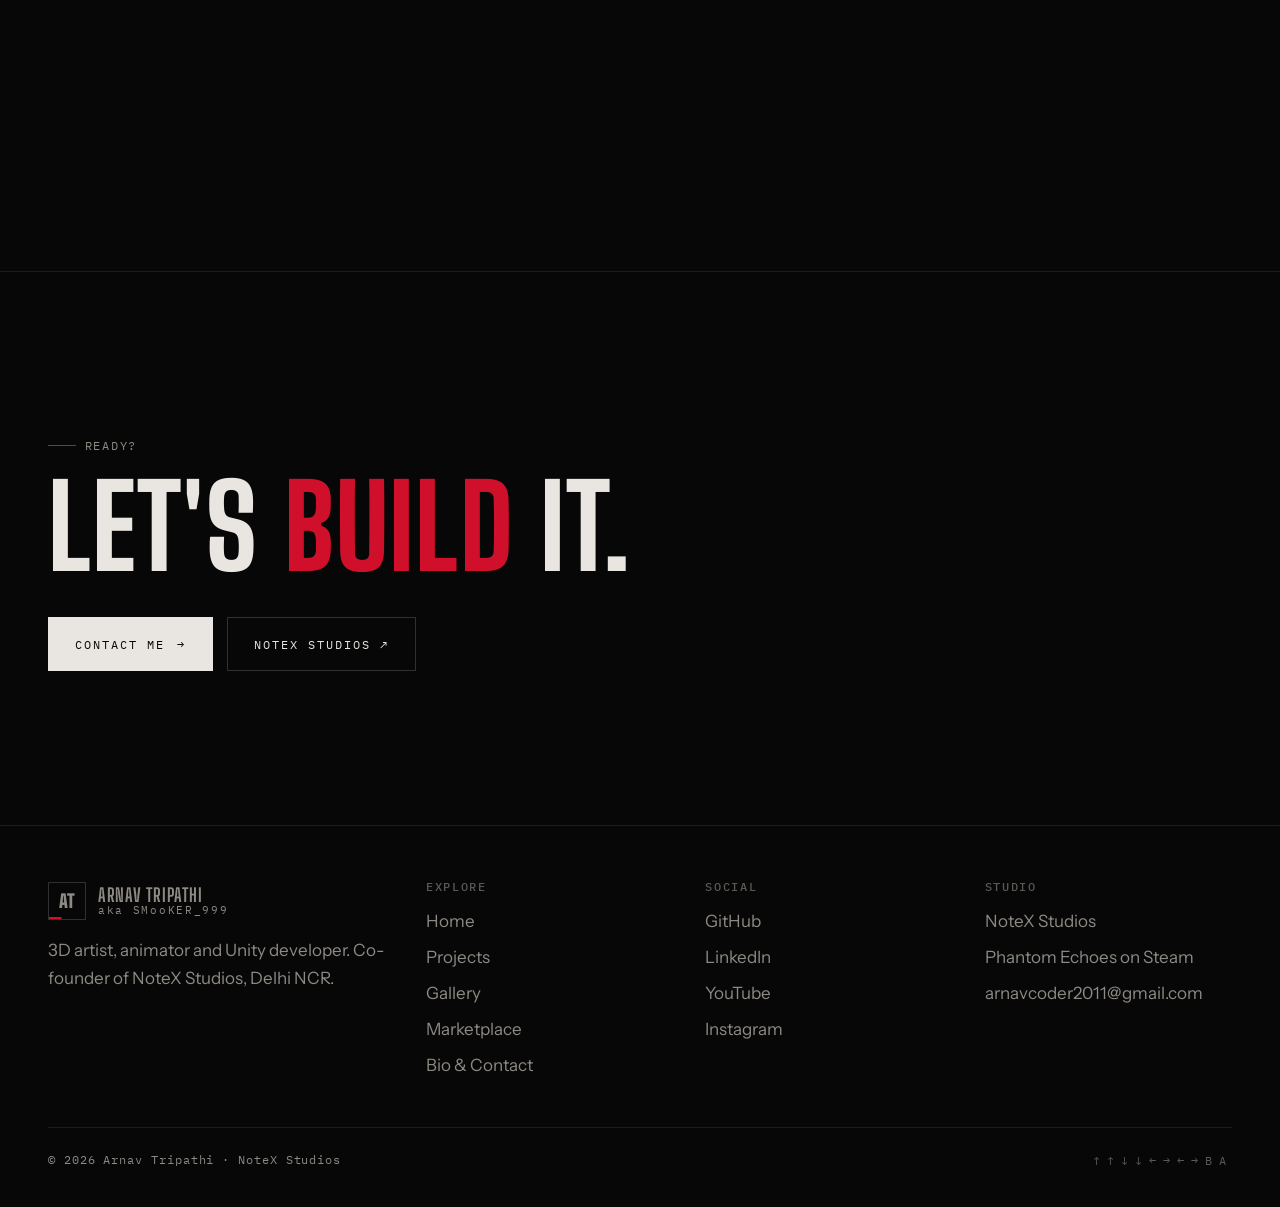
<file: marketplace.html>
<!doctype html>
<html lang="en" data-root="">
<head>
  <meta charset="utf-8">
  <meta name="viewport" content="width=device-width, initial-scale=1">
  <title>Marketplace · Arnav Tripathi</title>
  <meta name="description" content="Asset on Demand and Game on Demand by NoteX Studios: custom Unity 3D assets and full games built from your idea.">
  <meta name="theme-color" content="#070708">
  <link rel="icon" href="assets/img/favicon.svg" type="image/svg+xml">
  <link rel="preconnect" href="https://fonts.googleapis.com">
  <link rel="preconnect" href="https://fonts.gstatic.com" crossorigin>
  <link href="https://fonts.googleapis.com/css2?family=Big+Shoulders+Display:wght@600;800;900&family=IBM+Plex+Mono:wght@400;500&family=Instrument+Sans:wght@400;500;600&display=swap" rel="stylesheet">
  <link rel="stylesheet" href="assets/css/style.css?v=4">
</head>
<body data-page="marketplace">
<main id="main">

  <section class="page-hero">
    <div class="wrap">
      <span class="label">03 · Marketplace</span>
      <h1><span class="glitch" data-text="Marketplace">Marketplace</span></h1>
      <p class="lead">Two ways to work with me and NoteX Studios: order custom 3D assets for your project, or hand us your idea and get a playable game back.</p>
    </div>
    <div class="bg-word" aria-hidden="true">Hire</div>
  </section>

  <section class="section">
    <div class="wrap">
      <article class="service reveal" id="aod">
        <div class="art"><img src="assets/img/gallery/blind-blood-drinker.webp" alt="A detailed 3D creature model: an eyeless monster with a toothed mouth" loading="lazy" style="object-position:50% 20%;background:#f1efec"></div>
        <div class="info">
          <span class="label">Service 01 · AOD</span>
          <h2 style="font-size:clamp(2.4rem,5vw,4rem)">Asset on Demand</h2>
          <p class="muted">Custom 3D assets made to order and ready to drop into Unity. Tell us what you need; we model, texture and deliver it.</p>
          <ul class="ticks">
            <li>Low-poly props to high-poly environments</li>
            <li>Creatures and characters, rigged and animated on request</li>
            <li>Unity-ready: correct scale, materials and prefabs</li>
            <li>Formats: .fbx, .glb / .gltf, .blend</li>
          </ul>
          <div class="price-tag"><small>Pricing</small>~50% of market rates</div>
          <div class="btn-row">
            <a class="btn btn-primary" href="contact.html?service=aod#contact">Request an asset <span class="arrow">→</span></a>
            <a class="btn" href="gallery.html#renders">See samples</a>
          </div>
        </div>
      </article>

      <article class="service flip reveal" id="god">
        <div class="art"><img src="assets/img/logos/game-on-demand.webp" alt="Game on Demand logo" loading="lazy"></div>
        <div class="info">
          <span class="label">Service 02 · GOD</span>
          <h2 style="font-size:clamp(2.4rem,5vw,4rem)">Game on Demand</h2>
          <p class="muted">Got a game idea but no team? We turn it into a playable game. You keep full ownership and can publish and sell it as your own.</p>
          <ul class="ticks">
            <li>From concept to a playable build</li>
            <li>Art, animation and Unity development in one place</li>
            <li>100% yours: full rights to publish and sell</li>
            <li>Regular builds so you can play along the way</li>
          </ul>
          <div class="price-tag"><small>Pricing</small>Quote per project</div>
          <div class="btn-row">
            <a class="btn btn-primary" href="contact.html?service=god#contact">Pitch your game <span class="arrow">→</span></a>
            <a class="btn" href="https://www.notexstudios.in/god" target="_blank" rel="noopener">Studio page ↗</a>
          </div>
        </div>
      </article>
    </div>
  </section>

  <section class="section">
    <div class="wrap">
      <div class="section-head split">
        <div><span class="label reveal">Process</span><h2 class="reveal" style="margin-top:18px">How it works</h2></div>
        <p class="reveal">Same simple steps for both services.</p>
      </div>
      <div class="steps">
        <div class="step reveal"><h3>Brief</h3><p>Tell us what you need: references, style, budget and deadline.</p></div>
        <div class="step reveal" data-delay="1"><h3>Quote</h3><p>We reply with a plan, a price and a timeline. No surprises.</p></div>
        <div class="step reveal" data-delay="2"><h3>Build</h3><p>We get to work and share progress so you can give feedback early.</p></div>
        <div class="step reveal" data-delay="3"><h3>Deliver</h3><p>Final files or builds, ready for your project, and they're yours.</p></div>
      </div>
    </div>
  </section>

  <section class="section">
    <div class="wrap split-2">
      <div><span class="label reveal">FAQ</span><h2 class="reveal" style="margin-top:18px">Questions</h2></div>
      <div class="faq reveal">
        <details><summary>Which engines do you support?</summary><p>We work in Unity. Assets come in standard formats (.fbx, .glb), so they also work in most other engines.</p></details>
        <details><summary>Who owns the work?</summary><p>You do. For Game on Demand you get full rights to publish and sell the game. For Asset on Demand the assets are yours to use in your projects.</p></details>
        <details><summary>How long does it take?</summary><p>It depends on the size of the job. A single prop can take days; a full game takes longer. You'll get a timeline with your quote.</p></details>
        <details><summary>Can you do horror?</summary><p>It's our favourite genre. Check out <a class="link-u" href="projects/phantom-echoes.html">Phantom Echoes</a>.</p></details>
      </div>
    </div>
  </section>

  <section class="cta-band">
    <div class="wrap">
      <span class="label">Ready?</span>
      <h2>Let's <em>build</em> it.</h2>
      <div class="btn-row"><a class="btn btn-primary" href="contact.html#contact">Contact me <span class="arrow">→</span></a><a class="btn" href="https://www.notexstudios.in" target="_blank" rel="noopener">NoteX Studios ↗</a></div>
    </div>
  </section>

</main>
<script src="assets/js/main.js?v=4" defer></script>
</body>
</html>
</file>
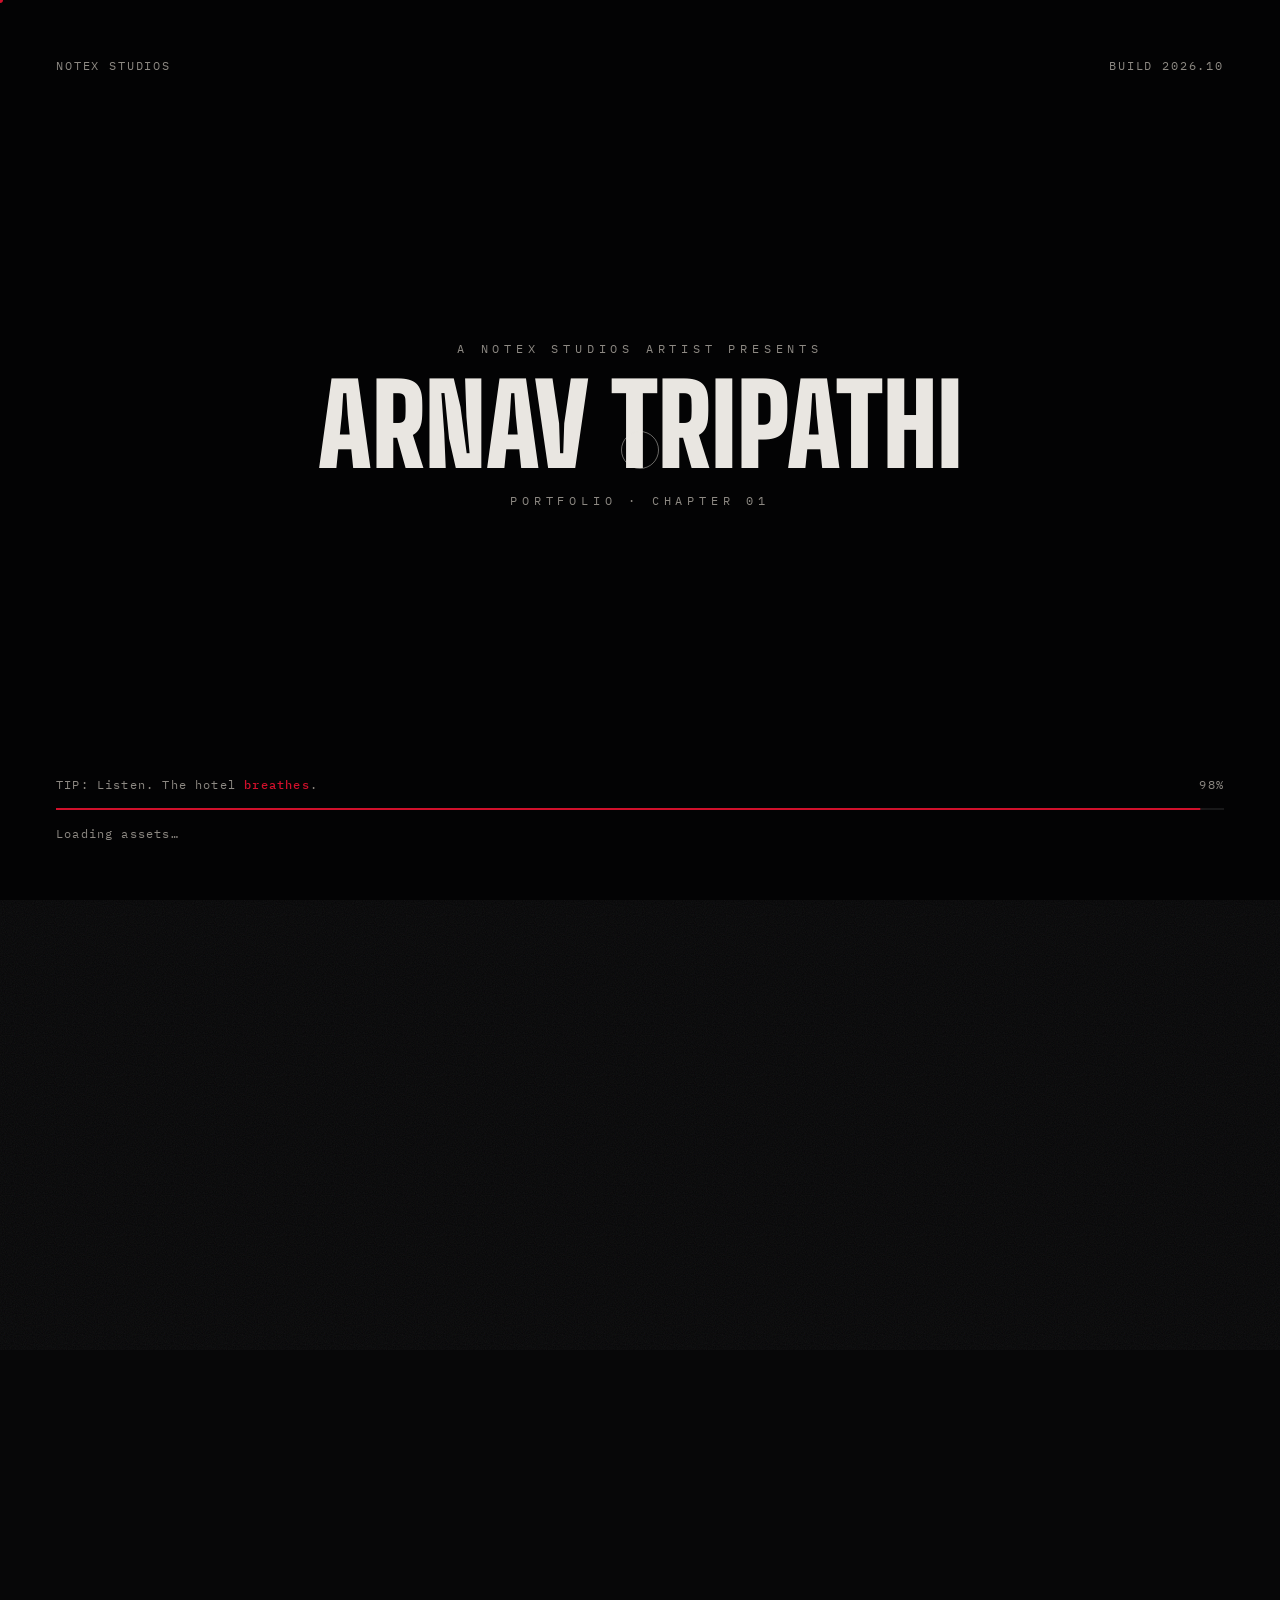
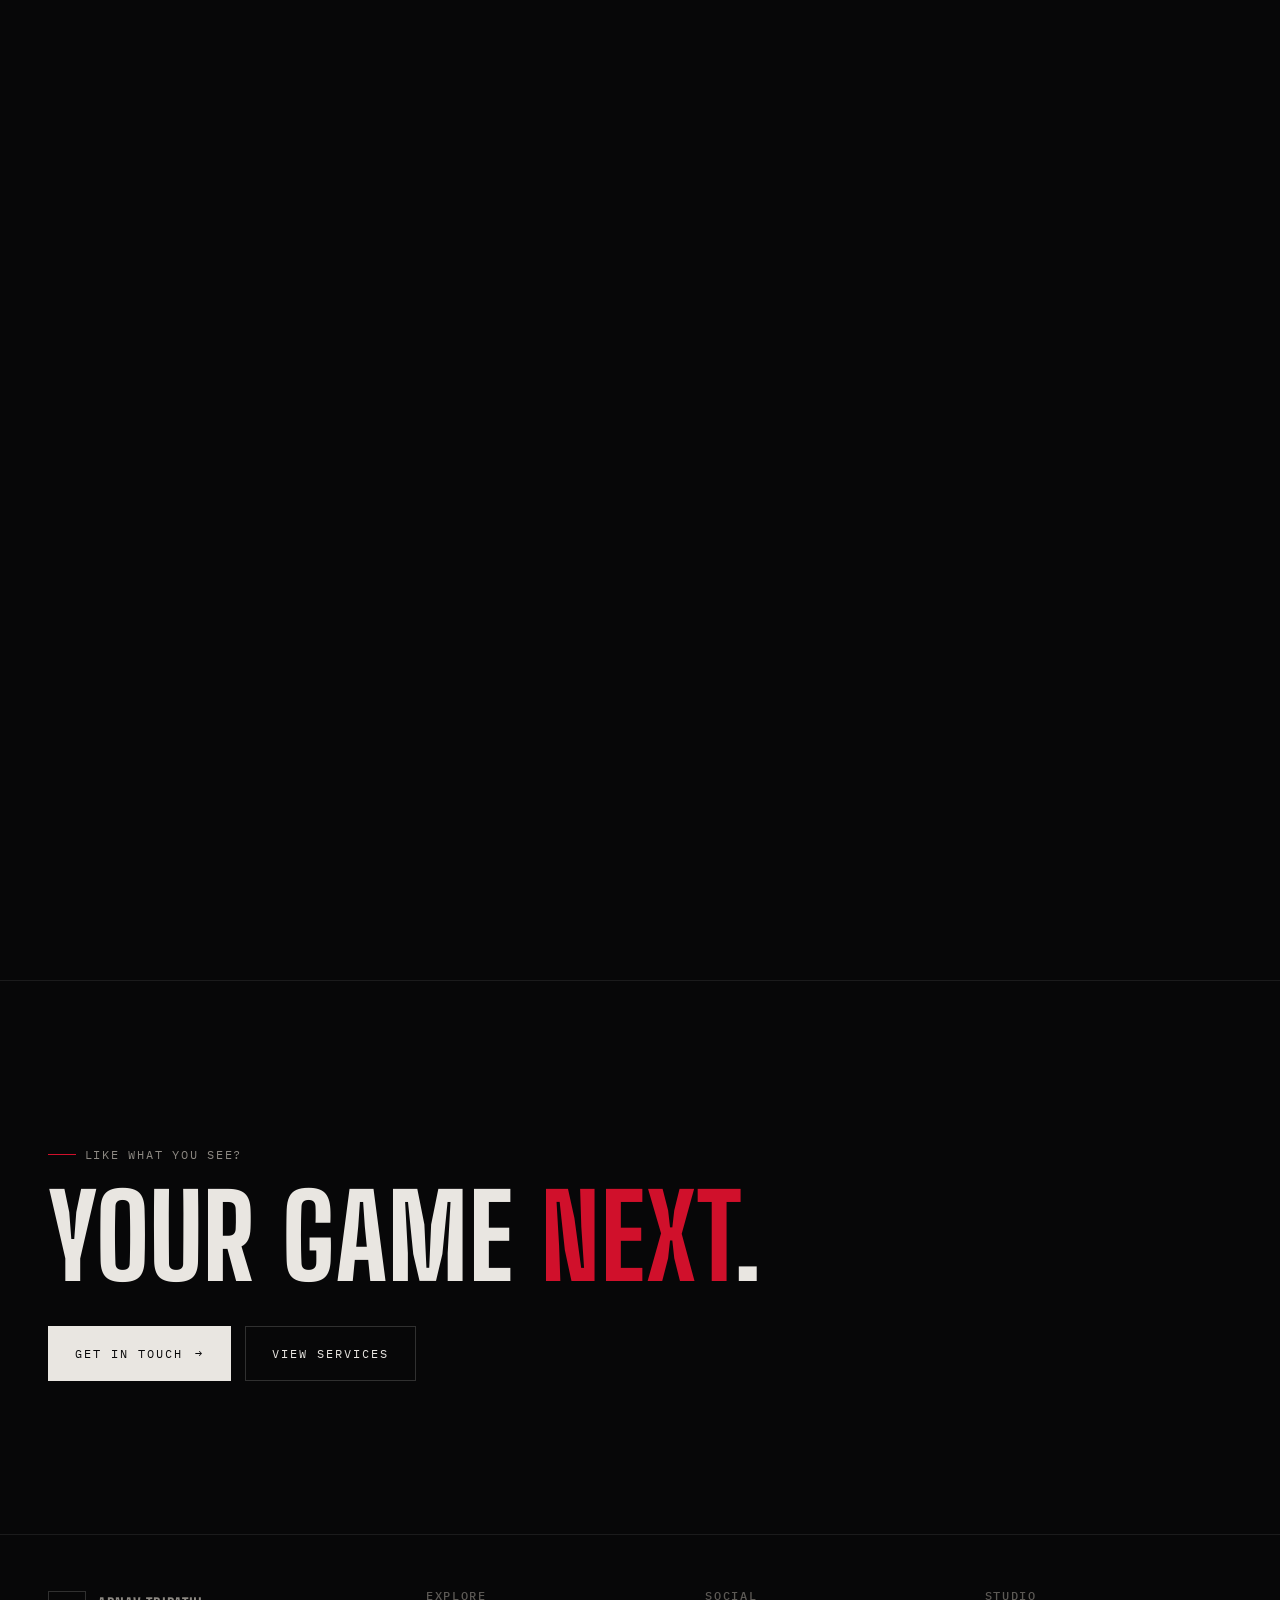
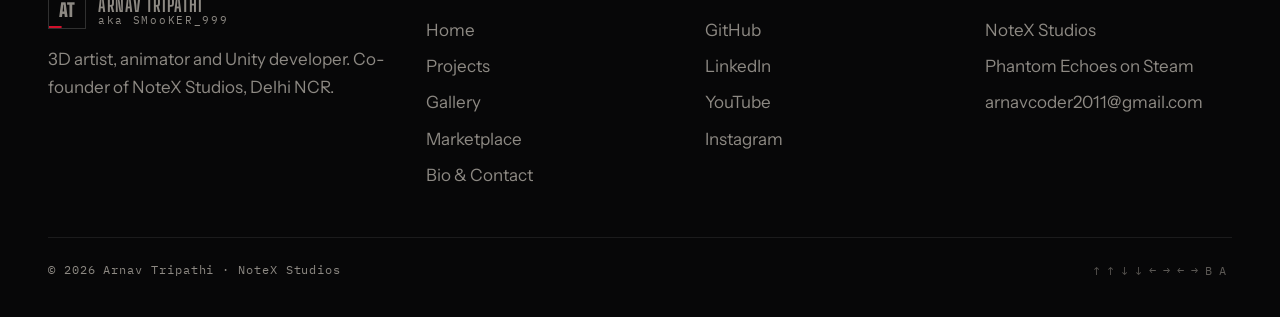
<file: portfolio.html>
<!doctype html>
<html lang="en" data-root="">
<head>
  <meta charset="utf-8">
  <meta name="viewport" content="width=device-width, initial-scale=1">
  <title>Projects · Arnav Tripathi</title>
  <meta name="description" content="Games, 3D art and studio work by Arnav Tripathi: Phantom Echoes, The Last Peg, Asset on Demand and Game on Demand.">
  <meta name="theme-color" content="#070708">
  <link rel="icon" href="assets/img/favicon.svg" type="image/svg+xml">
  <link rel="preconnect" href="https://fonts.googleapis.com">
  <link rel="preconnect" href="https://fonts.gstatic.com" crossorigin>
  <link href="https://fonts.googleapis.com/css2?family=Big+Shoulders+Display:wght@600;800;900&family=IBM+Plex+Mono:wght@400;500&family=Instrument+Sans:wght@400;500;600&display=swap" rel="stylesheet">
  <link rel="stylesheet" href="assets/css/style.css?v=4">
</head>
<body data-page="portfolio">
<main id="main">

  <section class="page-hero">
    <div class="wrap">
      <span class="label">02 · Portfolio</span>
      <h1><span class="glitch" data-text="Projects">Projects</span></h1>
      <p class="lead">Games I've shipped, games in the works, and the art and services behind them. Want the visuals only? Head to the <a class="link-u" href="gallery.html">gallery</a>.</p>
    </div>
    <div class="bg-word" aria-hidden="true">Work</div>
  </section>

  <section class="section">
    <div class="wrap">
      <div class="filters" role="group" aria-label="Filter projects">
        <button class="chip on" type="button" data-filter="all" aria-pressed="true">All</button>
        <button class="chip" type="button" data-filter="games" aria-pressed="false">Games</button>
        <button class="chip" type="button" data-filter="art" aria-pressed="false">3D art</button>
        <button class="chip" type="button" data-filter="services" aria-pressed="false">Services</button>
        <button class="chip" type="button" data-filter="studio" aria-pressed="false">Studio</button>
      </div>

      <div class="projects">
        <article class="card wide reveal" data-tags="games art" data-cursor="View">
          <a class="cover" href="projects/phantom-echoes.html" aria-label="Phantom Echoes: Chapter I case study"></a>
          <div class="media"><span class="status badge"><span class="dot"></span>Out on Steam</span><img src="assets/img/pe/shot2.webp" alt="Phantom Echoes hotel corridor lined with statues" loading="lazy"></div>
          <div class="body"><span class="mono">Psychological horror · Unity · PC · 2026</span><h3>Phantom Echoes: Chapter I</h3><p>NoteX Studios' debut: a first-person psychological horror set in a distorted hotel outside Delhi. Exploration, puzzles and something that follows you.</p><span class="more">Case study <span class="arrow">→</span></span></div>
        </article>

        <article class="card reveal" data-tags="games" data-delay="1" data-cursor="View">
          <a class="cover" href="projects/the-last-peg.html" aria-label="The Last Peg project page"></a>
          <div class="media"><span class="status badge"><span class="dot dev"></span>In development</span><img src="assets/img/logos/the-last-peg.webp" alt="The Last Peg logo" loading="lazy"></div>
          <div class="body"><span class="mono">NoteX Studios · Next project</span><h3>The Last Peg</h3><p>The studio's next game, currently in production. Details coming soon.</p><span class="more">Project page <span class="arrow">→</span></span></div>
        </article>

        <article class="card half reveal" data-tags="art" data-cursor="View">
          <a class="cover" href="gallery.html#renders" aria-label="Creature art in the gallery"></a>
          <div class="media"><span class="status badge"><span class="dot red"></span>3D art</span><img src="assets/img/gallery/phantom.webp" alt="A smoky phantom figure with glowing red eyes" loading="lazy" style="object-position:50% 30%"></div>
          <div class="body"><span class="mono">Creatures · Renders</span><h3>Creature collection</h3><p>The things that live in the dark: the Phantom, the Wax Monster, the Blind Blood Drinker and the Chhalawa.</p><span class="more">Open gallery <span class="arrow">→</span></span></div>
        </article>

        <article class="card half reveal" data-tags="art" data-delay="1" data-cursor="Spin">
          <a class="cover" href="gallery.html#viewer" aria-label="Interactive 3D viewer"></a>
          <div class="media"><span class="status badge"><span class="dot red"></span>Interactive</span><img src="assets/img/pe/shot3.webp" alt="A dim room lit by a single lamp" loading="lazy"></div>
          <div class="body"><span class="mono">Real-time · WebGL</span><h3>3D model viewer</h3><p>Spin, zoom and inspect models right in your browser.</p><span class="more">Try the viewer <span class="arrow">→</span></span></div>
        </article>

        <article class="card reveal" data-tags="services" data-cursor="View">
          <a class="cover" href="marketplace.html#aod" aria-label="Asset on Demand"></a>
          <div class="media"><span class="status badge"><span class="dot"></span>Open for work</span><img src="assets/img/gallery/wax-monster.webp" alt="A melted, screaming wax creature model" loading="lazy" style="object-position:50% 25%"></div>
          <div class="body"><span class="mono">Service · 3D assets</span><h3>Asset on Demand</h3><p>Custom Unity-ready models built to order.</p><span class="more">Marketplace <span class="arrow">→</span></span></div>
        </article>

        <article class="card reveal" data-tags="services" data-delay="1" data-cursor="View">
          <a class="cover" href="marketplace.html#god" aria-label="Game on Demand"></a>
          <div class="media"><span class="status badge"><span class="dot"></span>Open for work</span><img src="assets/img/logos/game-on-demand.webp" alt="Game on Demand logo" loading="lazy"></div>
          <div class="body"><span class="mono">Service · Full games</span><h3>Game on Demand</h3><p>Your idea, built into a playable game you own.</p><span class="more">Marketplace <span class="arrow">→</span></span></div>
        </article>

        <article class="card reveal" data-tags="studio" data-delay="2" data-cursor="Visit">
          <a class="cover" href="https://www.notexstudios.in" target="_blank" rel="noopener" aria-label="NoteX Studios website"></a>
          <div class="media"><span class="status badge"><span class="dot"></span>Studio</span><img src="assets/img/logos/notex-studios.webp" alt="NoteX Studios logo" loading="lazy"></div>
          <div class="body"><span class="mono">Co-founder · New Delhi</span><h3>NoteX Studios</h3><p>The indie studio I co-founded. "We say it, we mean it."</p><span class="more">notexstudios.in <span class="arrow">↗</span></span></div>
        </article>
      </div>
    </div>
  </section>

  <section class="cta-band">
    <div class="wrap">
      <span class="label">Like what you see?</span>
      <h2>Your game <em>next</em>.</h2>
      <div class="btn-row"><a class="btn btn-primary" href="contact.html">Get in touch <span class="arrow">→</span></a><a class="btn" href="marketplace.html">View services</a></div>
    </div>
  </section>

</main>
<script src="assets/js/main.js?v=4" defer></script>
</body>
</html>
</file>
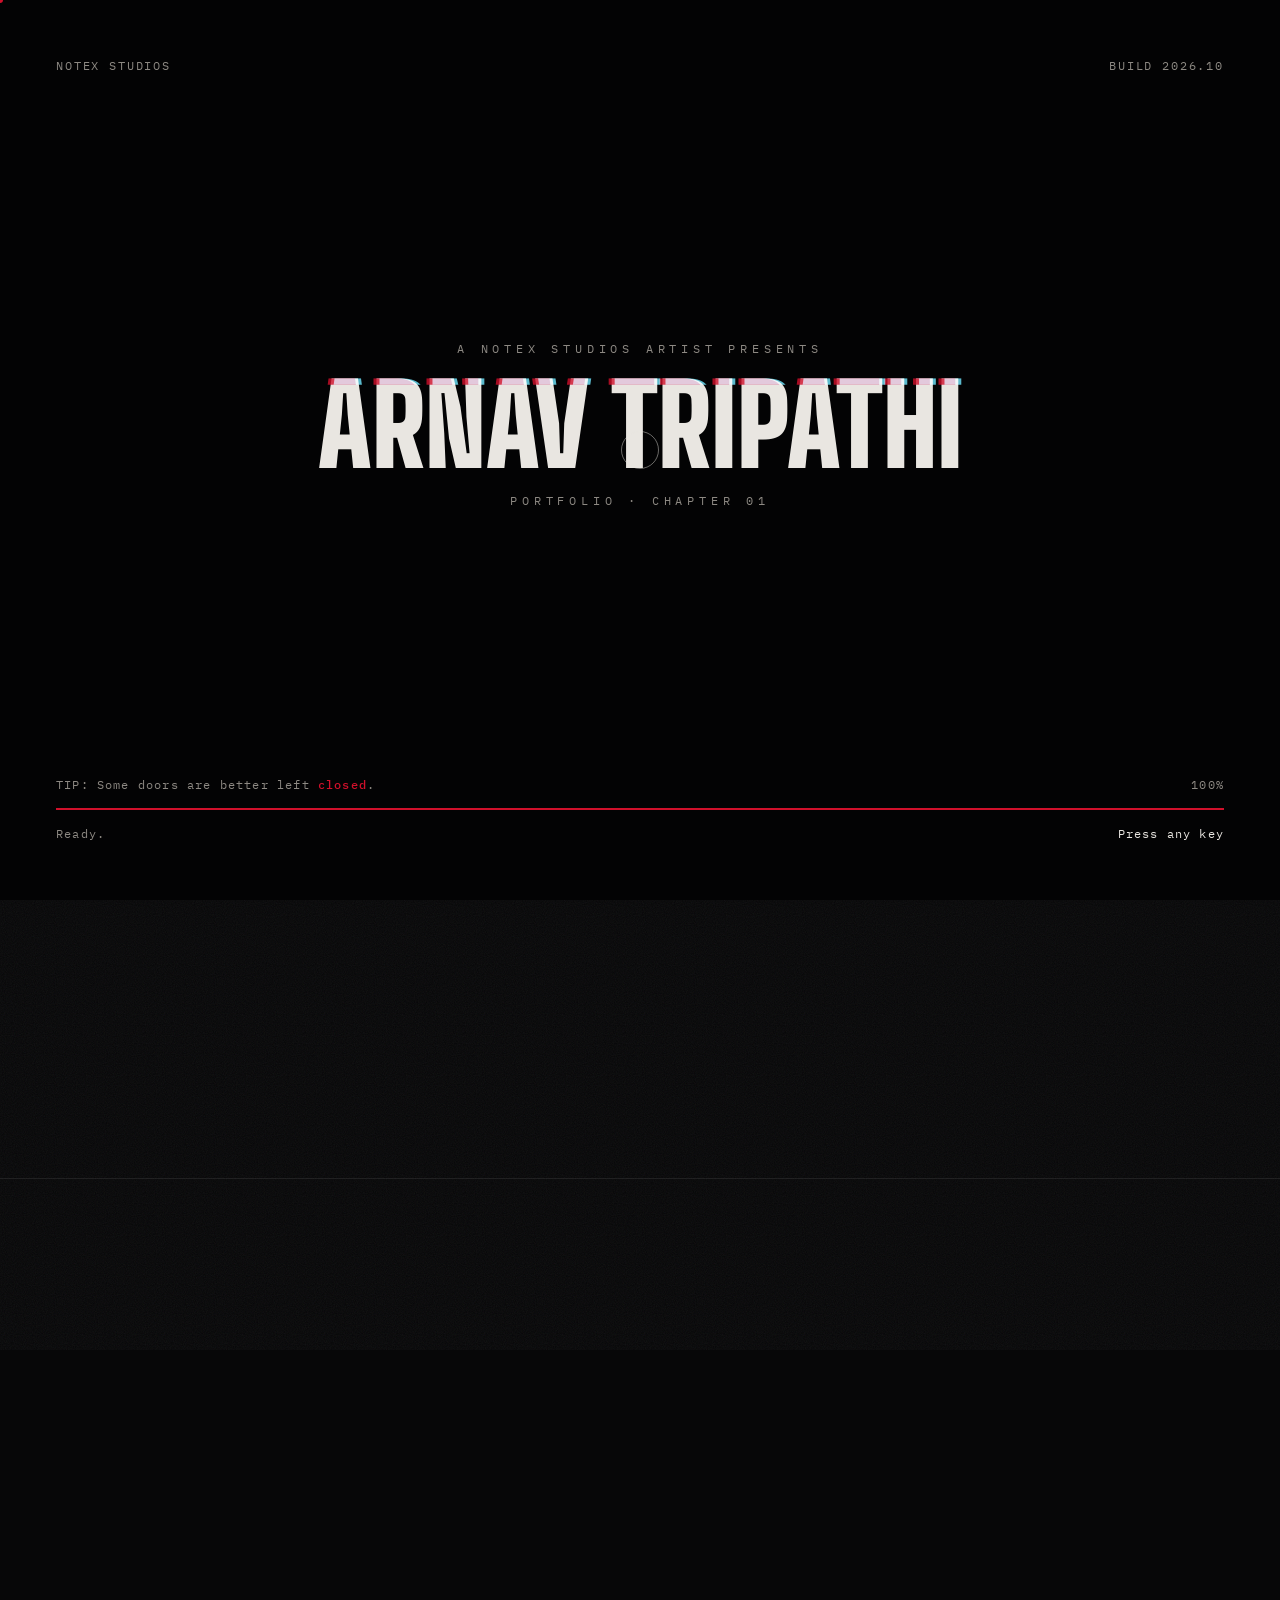
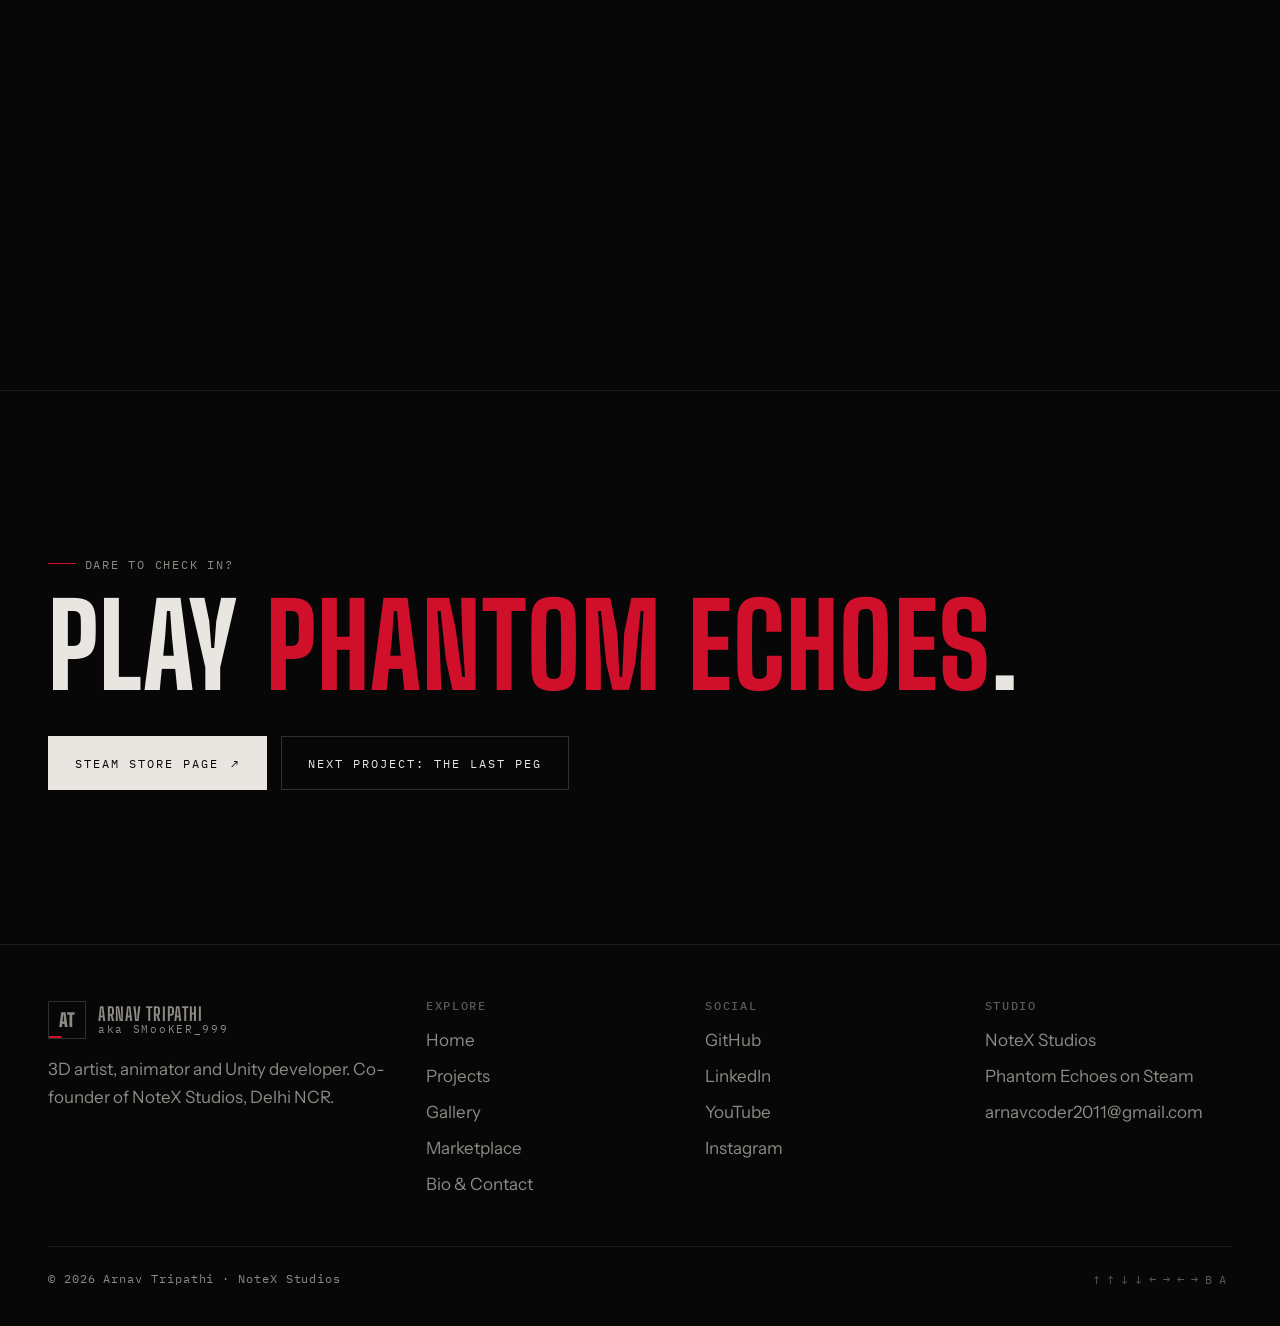
<file: projects/phantom-echoes.html>
<!doctype html>
<html lang="en" data-root="../">
<head>
  <meta charset="utf-8">
  <meta name="viewport" content="width=device-width, initial-scale=1">
  <title>Phantom Echoes: Chapter I · Arnav Tripathi</title>
  <meta name="description" content="Phantom Echoes: Chapter I, a first-person psychological horror game by NoteX Studios. Case study by Arnav Tripathi.">
  <meta property="og:image" content="../assets/img/pe/shot2.webp">
  <meta name="theme-color" content="#070708">
  <link rel="icon" href="../assets/img/favicon.svg" type="image/svg+xml">
  <link rel="preconnect" href="https://fonts.googleapis.com">
  <link rel="preconnect" href="https://fonts.gstatic.com" crossorigin>
  <link href="https://fonts.googleapis.com/css2?family=Big+Shoulders+Display:wght@600;800;900&family=IBM+Plex+Mono:wght@400;500&family=Instrument+Sans:wght@400;500;600&display=swap" rel="stylesheet">
  <link rel="stylesheet" href="../assets/css/style.css?v=4">
  <style>
    .pe-hero { min-height: 92svh; display: flex; align-items: flex-end; position: relative; overflow: hidden; padding: calc(var(--header-h) + 60px) 0 70px; }
    .pe-hero::before { content: ""; position: absolute; inset: 0; background: url("../assets/img/pe/shot2.webp") center / cover; filter: brightness(0.55) saturate(0.9); transform: scale(1.05); animation: slowzoom 24s ease-in-out infinite alternate; }
    .pe-hero::after { content: ""; position: absolute; inset: 0; background: linear-gradient(180deg, rgba(7,7,8,0.2), rgba(7,7,8,0.4) 50%, var(--bg)); }
    .pe-hero .wrap { position: relative; z-index: 1; }
    @keyframes slowzoom { to { transform: scale(1.14) translateX(-2%); } }
  </style>
</head>
<body data-page="project">
<main id="main">

  <section class="pe-hero">
    <div class="wrap">
      <a class="mono muted link-u" href="../portfolio.html">← All projects</a>
      <div style="margin:22px 0 8px"><span class="badge"><span class="dot"></span>Out now on Steam</span></div>
      <h1 style="font-size:clamp(3rem,9vw,8rem);margin:14px 0 18px"><span class="glitch flicker" data-text="Phantom Echoes">Phantom Echoes</span><br><span class="red">Chapter I</span></h1>
      <p class="lead">After a plane journey to Delhi goes wrong, you arrive at a strange hotel surrounded by a dense forest. Something feels off.</p>
      <div class="btn-row" style="margin-top:28px">
        <a class="btn btn-primary" href="https://store.steampowered.com/app/4607190/Phantom_Echoes_Chapter_I/" target="_blank" rel="noopener">Get it on Steam <span class="arrow">↗</span></a>
        <a class="btn" href="#trailer">Watch trailer</a>
      </div>
    </div>
  </section>

  <section class="section" style="padding-top:40px">
    <div class="wrap">
      <dl class="facts reveal">
        <div><dt>Released</dt><dd>24 May 2026</dd></div>
        <div><dt>Platform</dt><dd>PC · Steam</dd></div>
        <div><dt>Genre</dt><dd>Psychological horror</dd></div>
        <div><dt>Engine</dt><dd>Unity</dd></div>
        <div><dt>Studio</dt><dd>NoteX Studios</dd></div>
        <div><dt>Playtime</dt><dd>~6–8 hours</dd></div>
      </dl>
    </div>
  </section>

  <section class="section" id="about-game">
    <div class="wrap split-2">
      <div>
        <span class="label reveal">The game</span>
        <h2 class="reveal" style="margin:18px 0 26px">Can you uncover the truth behind the echoes?</h2>
      </div>
      <div class="reveal">
        <p class="lead">Phantom Echoes: Chapter I is a first-person psychological horror game built around exploration, puzzle-solving and survival. It's billed as India's first multiverse horror title.</p>
        <p class="muted">You play as Ronny, trapped in a hotel where the environment seems distorted, sounds echo unnaturally and reality itself feels unstable. As you explore, you uncover fragments of a disturbing story while trying to work out what is real.</p>
        <ul class="skill-list" style="margin-top:22px">
          <li><span class="name">Descend to escape the entities</span><span class="what">Core loop</span></li>
          <li><span class="name">Environmental puzzles</span><span class="what">Progression</span></li>
          <li><span class="name">Limited resources: lantern, scanner</span><span class="what">Survival</span></li>
          <li><span class="name">Sound and visual cues</span><span class="what">Atmosphere</span></li>
        </ul>
      </div>
    </div>
  </section>

  <section class="section" id="trailer">
    <div class="wrap">
      <span class="label reveal">Official trailer</span>
      <div class="trailer reveal" style="margin-top:28px;background-image:url('../assets/img/pe/trailer-thumb.webp')"
        data-hls="https://video.akamai.steamstatic.com/store_trailers/4607190/1789646200/73b8ef7fbb45031bc1df77d1fba8439849fbb004/1779606033/hls_264_master.m3u8"
        data-poster="../assets/img/pe/trailer-thumb.webp" data-fallback="https://store.steampowered.com/app/4607190/Phantom_Echoes_Chapter_I/">
        <button class="play" type="button" aria-label="Play the Phantom Echoes trailer" data-cursor="Play"><span><svg viewBox="0 0 24 24" fill="currentColor"><path d="M6 4l14 8-14 8z"/></svg></span></button>
      </div>
    </div>
  </section>

  <section class="section" id="role">
    <div class="wrap split-2">
      <div>
        <span class="label reveal">My role</span>
        <h2 class="reveal" style="margin:18px 0 0">Art, animation &amp; Unity</h2>
      </div>
      <div class="reveal">
        <p class="muted">As a co-founder of NoteX Studios, I worked across the art and the build: creating 3D assets and creatures, animating them, and putting the experience together in Unity. That covers lighting, interactions and the scares that rely on timing.</p>
        <div class="tool-strip">
          <span class="chip">Blender</span><span class="chip">Unity</span><span class="chip">C#</span><span class="chip">Animation</span><span class="chip">Lighting</span><span class="chip">Level design</span><span class="chip">DaVinci Resolve</span><span class="chip">Steamworks</span>
        </div>
      </div>
    </div>
  </section>

  <section class="section" id="screens">
    <div class="wrap">
      <div class="section-head split">
        <div><span class="label reveal">Screenshots</span><h2 class="reveal" style="margin-top:18px">Inside the hotel</h2></div>
        <p class="reveal">Click to enlarge. Use the arrow keys to step through.</p>
      </div>
      <div class="shots-row">
        <button class="shot reveal" type="button" data-full="../assets/img/pe/shot1.webp" data-title="Green hallway"><img src="../assets/img/pe/shot1.webp" alt="A green-lit hotel hallway" loading="lazy"><span class="cap"><strong>Green hallway</strong></span></button>
        <button class="shot reveal" type="button" data-delay="1" data-full="../assets/img/pe/shot2.webp" data-title="The statue corridor"><img src="../assets/img/pe/shot2.webp" alt="A corridor lined with statues" loading="lazy"><span class="cap"><strong>Statue corridor</strong></span></button>
        <button class="shot reveal" type="button" data-delay="2" data-full="../assets/img/pe/shot3.webp" data-title="Storage room"><img src="../assets/img/pe/shot3.webp" alt="A dim storage room" loading="lazy"><span class="cap"><strong>Storage room</strong></span></button>
        <button class="shot reveal" type="button" data-full="../assets/img/pe/shot4.webp" data-title="Lantern"><img src="../assets/img/pe/shot4.webp" alt="A lit lantern on the floor" loading="lazy"><span class="cap"><strong>Lantern</strong></span></button>
        <button class="shot reveal" type="button" data-delay="1" data-full="../assets/img/pe/shot5.webp" data-title="What's this paper?"><img src="../assets/img/pe/shot5.webp" alt="A note on a dark staircase" loading="lazy"><span class="cap"><strong>A note</strong></span></button>
        <button class="shot reveal" type="button" data-delay="2" data-full="../assets/img/pe/bg.webp" data-title="Chapter I key art"><img src="../assets/img/pe/bg.webp" alt="Red eyes behind a bloody numeral one" loading="lazy"><span class="cap"><strong>Key art</strong></span></button>
      </div>
    </div>
  </section>

  <section class="section" id="specs">
    <div class="wrap split-2">
      <div><span class="label reveal">System requirements</span><h2 class="reveal" style="margin-top:18px">Minimum</h2></div>
      <dl class="facts reveal" style="grid-template-columns:1fr 1fr">
        <div><dt>OS</dt><dd>Windows 10 64-bit</dd></div>
        <div><dt>Processor</dt><dd>Intel Core i5 8th gen / Ryzen 3 3200G</dd></div>
        <div><dt>Memory</dt><dd>8 GB RAM</dd></div>
        <div><dt>Graphics</dt><dd>GTX 1050 / RX 560 (2 GB)</dd></div>
        <div><dt>DirectX</dt><dd>Version 12</dd></div>
        <div><dt>Storage</dt><dd>5 GB</dd></div>
      </dl>
    </div>
  </section>

  <section class="cta-band">
    <div class="wrap">
      <span class="label">Dare to check in?</span>
      <h2>Play <em>Phantom Echoes</em>.</h2>
      <div class="btn-row">
        <a class="btn btn-primary" href="https://store.steampowered.com/app/4607190/Phantom_Echoes_Chapter_I/" target="_blank" rel="noopener">Steam store page <span class="arrow">↗</span></a>
        <a class="btn" href="the-last-peg.html">Next project: The Last Peg</a>
      </div>
    </div>
  </section>

</main>
<script src="../assets/js/main.js?v=4" defer></script>
</body>
</html>
</file>
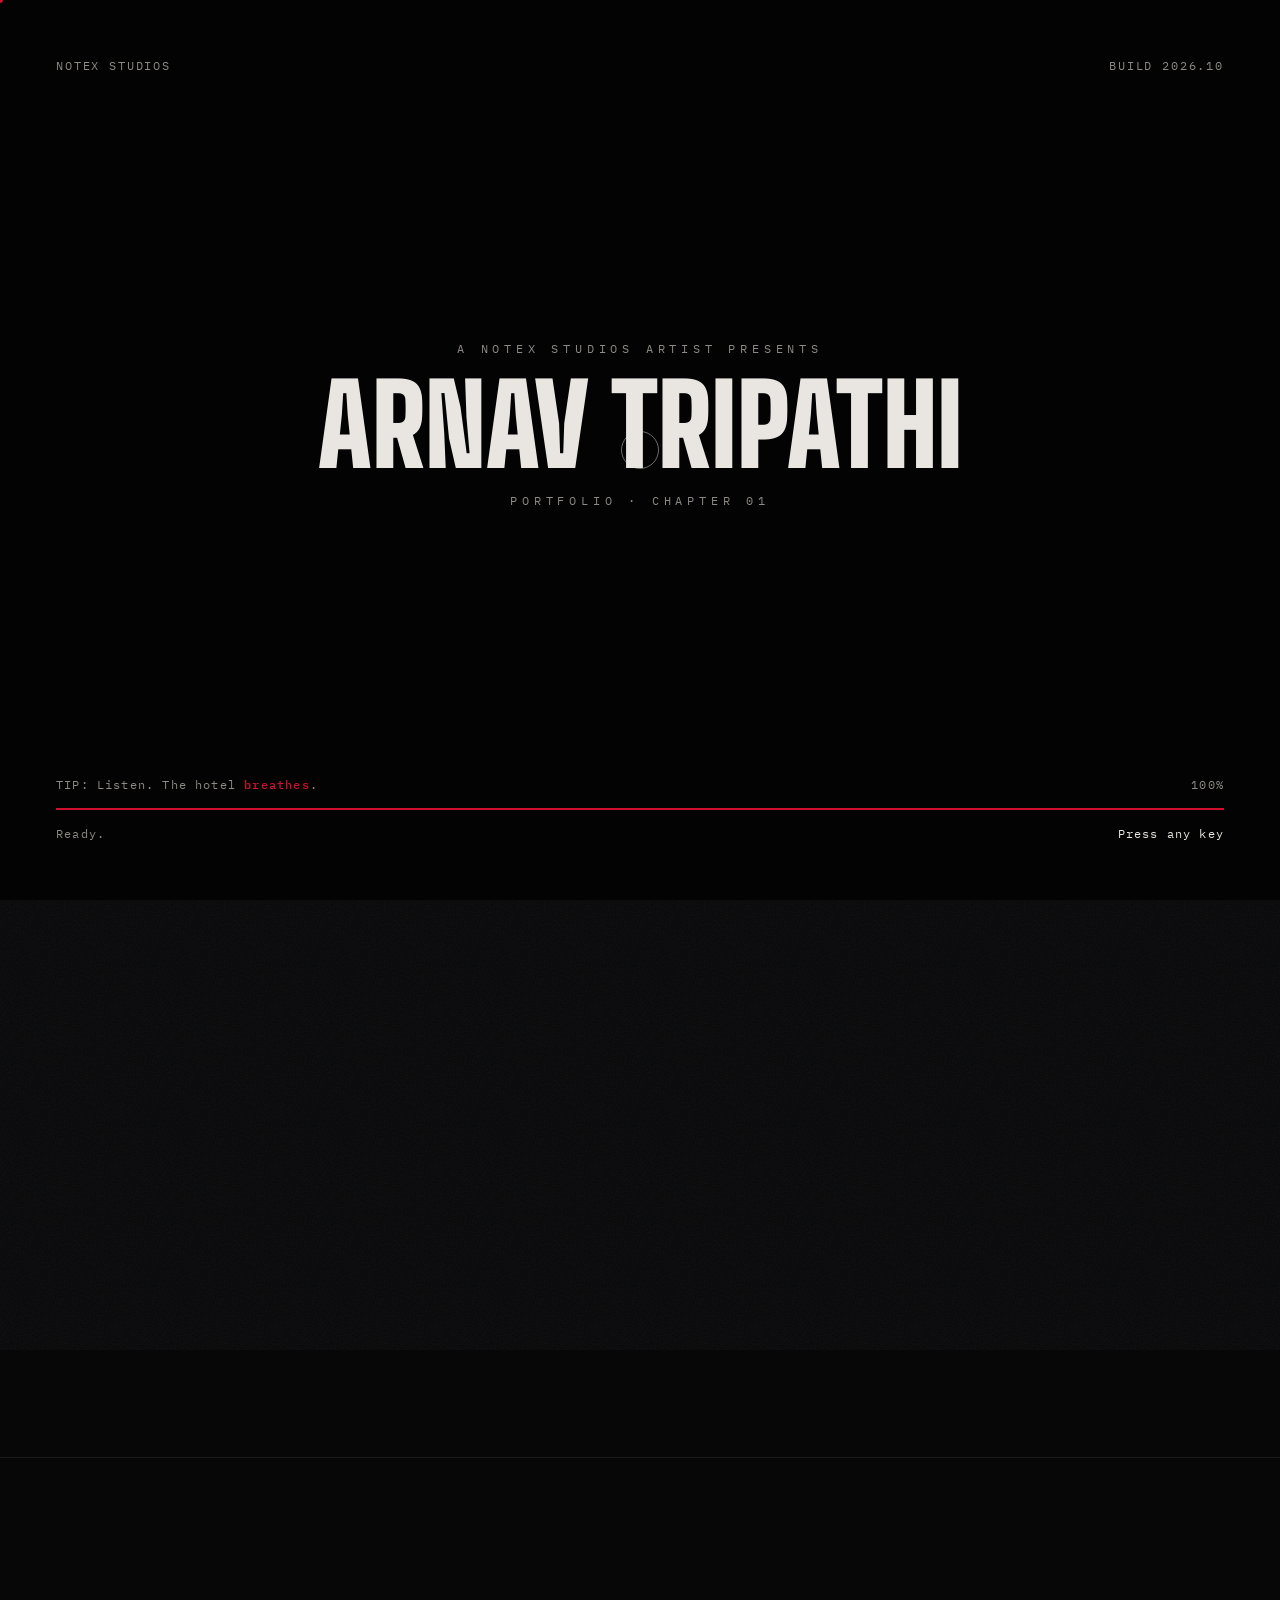
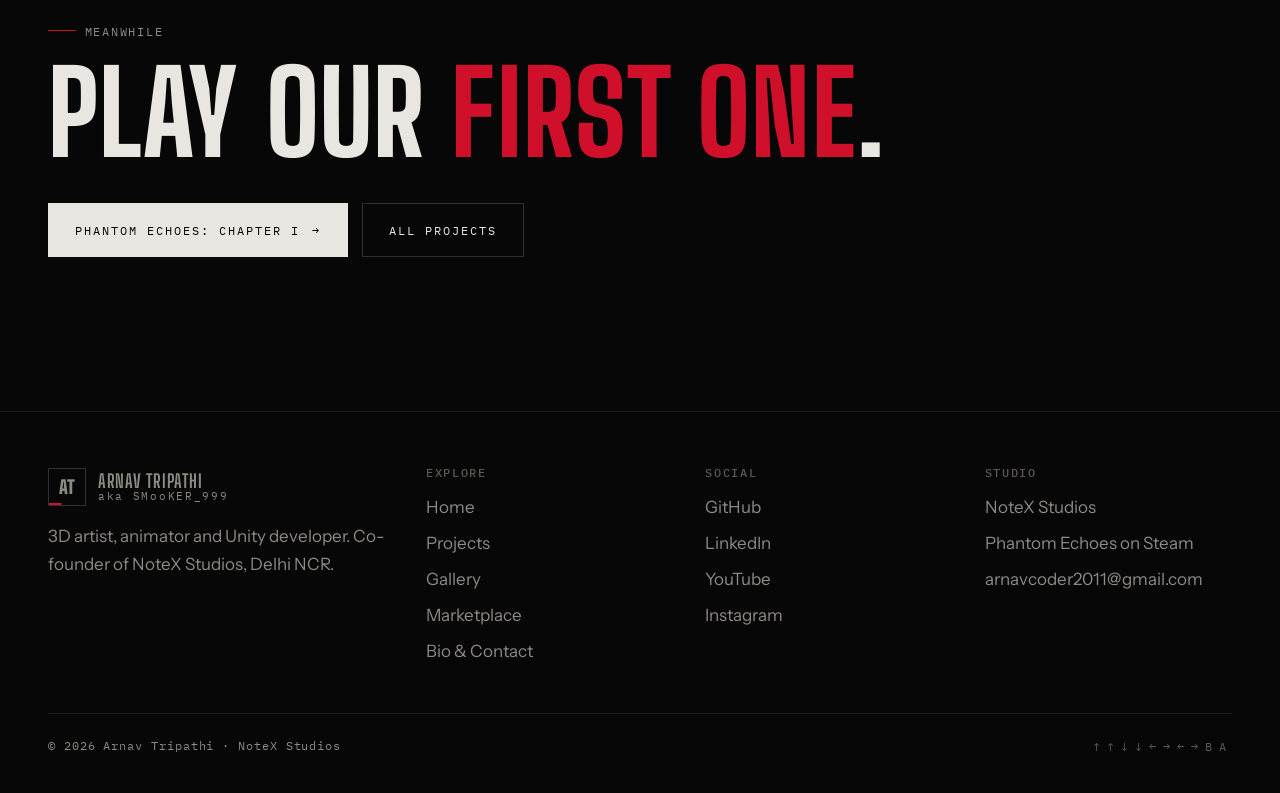
<file: projects/the-last-peg.html>
<!doctype html>
<html lang="en" data-root="../">
<head>
  <meta charset="utf-8">
  <meta name="viewport" content="width=device-width, initial-scale=1">
  <title>The Last Peg · Arnav Tripathi</title>
  <meta name="description" content="The Last Peg, the next game from NoteX Studios. In development.">
  <meta name="theme-color" content="#070708">
  <link rel="icon" href="../assets/img/favicon.svg" type="image/svg+xml">
  <link rel="preconnect" href="https://fonts.googleapis.com">
  <link rel="preconnect" href="https://fonts.gstatic.com" crossorigin>
  <link href="https://fonts.googleapis.com/css2?family=Big+Shoulders+Display:wght@600;800;900&family=IBM+Plex+Mono:wght@400;500&family=Instrument+Sans:wght@400;500;600&display=swap" rel="stylesheet">
  <link rel="stylesheet" href="../assets/css/style.css?v=4">
  <style>
    .tlp-hero { min-height: 88svh; display: grid; place-items: center; text-align: center; padding: calc(var(--header-h) + 40px) 0 60px; position: relative; overflow: hidden;
      background: radial-gradient(ellipse at 50% 45%, #2a1146 0%, #0e0816 45%, var(--bg) 75%); }
    .tlp-hero img { width: min(760px, 92%); margin: 0 auto; filter: drop-shadow(0 30px 60px rgba(0,0,0,0.6)); animation: bob 6s ease-in-out infinite; }
    @keyframes bob { 50% { transform: translateY(-10px) rotate(-0.6deg); } }
    .redacted { background: var(--text); color: var(--text); padding: 0 6px; user-select: none; }
  </style>
</head>
<body data-page="project">
<main id="main">

  <section class="tlp-hero">
    <div class="wrap">
      <a class="mono muted link-u" href="../portfolio.html">← All projects</a>
      <div style="margin:26px 0"><span class="badge"><span class="dot dev"></span>In development · NoteX Studios</span></div>
      <h1 class="sr-only">The Last Peg</h1>
      <img src="../assets/img/logos/the-last-peg.webp" alt="The Last Peg logo">
      <p class="lead" style="margin:26px auto 0">The next game from NoteX Studios. We're keeping it under wraps for now.</p>
    </div>
  </section>

  <section class="section">
    <div class="wrap split-2">
      <div><span class="label reveal">Project file</span><h2 class="reveal" style="margin-top:18px">Classified</h2></div>
      <div class="reveal">
        <dl class="facts" style="grid-template-columns:1fr 1fr">
          <div><dt>Status</dt><dd>In development</dd></div>
          <div><dt>Studio</dt><dd>NoteX Studios</dd></div>
          <div><dt>Engine</dt><dd>Unity</dd></div>
          <div><dt>Release</dt><dd><span class="redacted" aria-label="To be announced">TBA·TBA</span></dd></div>
        </dl>
        <p class="muted" style="margin-top:24px">Screenshots, a trailer and the full story will land here as soon as we can share them. Follow the studio to hear first.</p>
        <div class="btn-row" style="margin-top:20px">
          <a class="btn btn-primary" href="https://www.youtube.com/@NoteXStudios" target="_blank" rel="noopener">YouTube <span class="arrow">↗</span></a>
          <a class="btn" href="https://www.instagram.com/notex.studios.games/" target="_blank" rel="noopener">Instagram ↗</a>
        </div>
      </div>
    </div>
  </section>

  <section class="cta-band">
    <div class="wrap">
      <span class="label">Meanwhile</span>
      <h2>Play our <em>first one</em>.</h2>
      <div class="btn-row"><a class="btn btn-primary" href="phantom-echoes.html">Phantom Echoes: Chapter I <span class="arrow">→</span></a><a class="btn" href="../portfolio.html">All projects</a></div>
    </div>
  </section>

</main>
<script src="../assets/js/main.js?v=4" defer></script>
</body>
</html>
</file>
<file: assets/css/style.css>
/* =========================================================
   Arnav Tripathi — Portfolio
   Look: clean dark editorial layout + cinematic horror accents
   ========================================================= */

:root {
  --bg: #070708;
  --bg-2: #0c0c0f;
  --surface: #121216;
  --surface-2: #18181d;
  --line: rgba(233, 230, 225, 0.09);
  --line-strong: rgba(233, 230, 225, 0.18);
  --text: #e9e6e1;
  --muted: #8d8983;
  --dim: #5c5955;
  --red: #d0102b;
  --red-deep: #7a0716;
  --red-glow: rgba(208, 16, 43, 0.45);

  --f-display: "Big Shoulders Display", "Arial Narrow", sans-serif;
  --f-body: "Instrument Sans", "Segoe UI", sans-serif;
  --f-mono: "IBM Plex Mono", ui-monospace, monospace;

  --wrap: 1240px;
  --gutter: clamp(16px, 4vw, 48px);
  --radius: 4px;
  --ease: cubic-bezier(0.2, 0.7, 0.1, 1);
  --header-h: 72px;
}

*, *::before, *::after { box-sizing: border-box; }
html { scroll-behavior: smooth; -webkit-text-size-adjust: 100%; }
body {
  margin: 0;
  background: var(--bg);
  color: var(--text);
  font-family: var(--f-body);
  font-size: 17px;
  line-height: 1.65;
  overflow-x: hidden;
  -webkit-font-smoothing: antialiased;
}
img, video { max-width: 100%; display: block; }
a { color: inherit; text-decoration: none; }
button { font: inherit; color: inherit; background: none; border: 0; cursor: pointer; }
::selection { background: var(--red); color: #fff; }
:focus-visible { outline: 2px solid var(--red); outline-offset: 3px; }

.wrap { width: min(var(--wrap), 100% - 2 * var(--gutter)); margin-inline: auto; }
.sr-only { position: absolute; width: 1px; height: 1px; overflow: hidden; clip: rect(0 0 0 0); white-space: nowrap; }

/* ---------- Type ---------- */
h1, h2, h3, h4 { font-family: var(--f-display); font-weight: 800; line-height: 0.95; letter-spacing: 0.01em; margin: 0; text-transform: uppercase; }
h1 { font-size: clamp(3.4rem, 11vw, 9.5rem); }
h2 { font-size: clamp(2.6rem, 6.5vw, 5.4rem); }
h3 { font-size: clamp(1.6rem, 2.6vw, 2.2rem); }
p { margin: 0 0 1em; }
.lead { font-size: clamp(1.1rem, 1.6vw, 1.3rem); color: var(--text); max-width: 60ch; }
.muted { color: var(--muted); }
.red { color: var(--red); }
.mono, .label {
  font-family: var(--f-mono);
  font-size: 0.78rem;
  letter-spacing: 0.14em;
  text-transform: uppercase;
}
.label { color: var(--muted); display: inline-flex; align-items: center; gap: 0.7em; }
.label::before { content: ""; width: 28px; height: 1px; background: var(--red); }

/* ---------- Atmosphere: film grain + vignette ---------- */
.grain {
  position: fixed; inset: -50%;
  pointer-events: none; z-index: 90; opacity: 0.07;
  background-image: url("data:image/svg+xml,%3Csvg xmlns='http://www.w3.org/2000/svg' width='160' height='160'%3E%3Cfilter id='n'%3E%3CfeTurbulence type='fractalNoise' baseFrequency='0.9' numOctaves='3' stitchTiles='stitch'/%3E%3C/filter%3E%3Crect width='100%25' height='100%25' filter='url(%23n)'/%3E%3C/svg%3E");
  animation: grain 0.9s steps(6) infinite;
}
@keyframes grain {
  0% { transform: translate(0, 0); } 20% { transform: translate(-3%, 2%); } 40% { transform: translate(2%, -3%); }
  60% { transform: translate(-2%, -1%); } 80% { transform: translate(3%, 3%); } 100% { transform: translate(0, 0); }
}
.vignette { position: fixed; inset: 0; pointer-events: none; z-index: 89; background: radial-gradient(ellipse at center, transparent 55%, rgba(0,0,0,0.55) 100%); }

/* ---------- Header ---------- */
.site-header {
  position: fixed; inset: 0 0 auto 0; z-index: 60;
  height: var(--header-h);
  display: flex; align-items: center;
  transition: background 0.4s var(--ease), border-color 0.4s;
  border-bottom: 1px solid transparent;
}
.site-header.scrolled { background: rgba(7, 7, 8, 0.82); backdrop-filter: blur(12px); border-color: var(--line); }
/* A backdrop-filter traps fixed children, so drop it while the mobile menu is open */
.site-header.menu-open { backdrop-filter: none; -webkit-backdrop-filter: none; background: var(--bg); }
.site-header .wrap { display: flex; align-items: center; gap: 24px; }
.brand { display: flex; align-items: center; gap: 12px; margin-right: auto; }
.brand-mark {
  width: 38px; height: 38px; display: grid; place-items: center;
  border: 1px solid var(--line-strong); font-family: var(--f-display); font-weight: 900; font-size: 1.15rem;
  position: relative; overflow: hidden;
}
.brand-mark::after { content: ""; position: absolute; inset: auto 0 0 0; height: 2px; background: var(--red); transform: scaleX(0.35); transform-origin: left; transition: transform 0.4s var(--ease); }
.brand:hover .brand-mark::after { transform: scaleX(1); }
.brand-text { display: flex; flex-direction: column; line-height: 1.1; }
.brand-text strong { font-family: var(--f-display); font-size: 1.15rem; letter-spacing: 0.04em; text-transform: uppercase; }
.brand-text span { font-family: var(--f-mono); font-size: 0.66rem; color: var(--muted); letter-spacing: 0.16em; }

.nav { display: flex; align-items: center; gap: 4px; }
.nav > a, .nav .dd > button {
  font-family: var(--f-mono); font-size: 0.74rem; letter-spacing: 0.14em; text-transform: uppercase;
  padding: 10px 14px; color: var(--muted); position: relative; transition: color 0.25s;
  display: inline-flex; align-items: center; gap: 6px; white-space: nowrap;
}
@media (max-width: 1240px) { .site-header .brand-text span { display: none; } .nav > a, .nav .dd > button { padding: 10px 10px; } }
.nav > a:hover, .nav .dd > button:hover, .nav a[aria-current="page"], .nav .dd.active > button { color: var(--text); }
.nav a[aria-current="page"]::after, .nav .dd.active > button::after {
  content: ""; position: absolute; left: 14px; right: 14px; bottom: 4px; height: 1px; background: var(--red);
}
.nav .num { color: var(--red); }
.dd { position: relative; }
.dd-menu {
  position: absolute; top: calc(100% + 6px); left: 0; min-width: 220px;
  background: var(--surface); border: 1px solid var(--line); padding: 8px;
  opacity: 0; visibility: hidden; transform: translateY(-6px); transition: 0.25s var(--ease);
}
.dd:hover .dd-menu, .dd:focus-within .dd-menu, .dd.open .dd-menu { opacity: 1; visibility: visible; transform: none; }
.dd-menu a { display: block; padding: 10px 12px; font-size: 0.95rem; color: var(--muted); transition: 0.2s; }
.dd-menu a:hover, .dd-menu a[aria-current="page"] { color: var(--text); background: var(--surface-2); }
.dd-menu a small { display: block; font-family: var(--f-mono); font-size: 0.66rem; letter-spacing: 0.1em; color: var(--dim); text-transform: uppercase; }

.header-tools { display: flex; align-items: center; gap: 6px; }
.icon-btn {
  width: 40px; height: 40px; display: grid; place-items: center; border: 1px solid var(--line);
  color: var(--muted); transition: 0.25s;
}
.icon-btn:hover { color: var(--text); border-color: var(--line-strong); }
.icon-btn svg { width: 18px; height: 18px; }
.sound-btn[aria-pressed="true"] { color: var(--red); border-color: var(--red-deep); }
.sound-bars { display: flex; gap: 2px; align-items: flex-end; height: 14px; }
.sound-bars i { width: 2px; background: currentColor; height: 4px; }
.sound-btn[aria-pressed="true"] .sound-bars i { animation: bars 0.9s ease-in-out infinite; }
.sound-bars i:nth-child(2) { animation-delay: 0.2s !important; }
.sound-bars i:nth-child(3) { animation-delay: 0.4s !important; }
.sound-bars i:nth-child(4) { animation-delay: 0.1s !important; }
@keyframes bars { 0%, 100% { height: 3px; } 50% { height: 14px; } }

.menu-btn { display: none; }

@media (max-width: 960px) {
  .menu-btn { display: grid; }
  .nav {
    position: fixed; inset: var(--header-h) 0 0 0; background: rgba(7,7,8,0.98);
    flex-direction: column; align-items: stretch; padding: 24px var(--gutter); gap: 0;
    opacity: 0; visibility: hidden; transition: 0.3s var(--ease); overflow-y: auto;
  }
  .nav.open { opacity: 1; visibility: visible; }
  .nav > a, .nav .dd > button { font-size: 1rem; padding: 16px 0; border-bottom: 1px solid var(--line); width: 100%; justify-content: flex-start; }
  .nav a[aria-current="page"]::after, .nav .dd.active > button::after { display: none; }
  .dd-menu { position: static; opacity: 1; visibility: visible; transform: none; border: 0; background: none; padding: 0 0 8px 16px; display: block; }
  .brand-text span { display: none; }
}

/* ---------- Buttons ---------- */
.btn {
  display: inline-flex; align-items: center; gap: 12px;
  font-family: var(--f-mono); font-size: 0.78rem; letter-spacing: 0.16em; text-transform: uppercase;
  padding: 16px 26px; border: 1px solid var(--line-strong); position: relative; overflow: hidden;
  transition: color 0.35s var(--ease), border-color 0.35s;
  isolation: isolate;
}
.btn::before { content: ""; position: absolute; inset: 0; background: var(--red); transform: translateY(101%); transition: transform 0.4s var(--ease); z-index: -1; }
.btn:hover { border-color: var(--red); color: #fff; }
.btn:hover::before { transform: none; }
.btn-primary { background: var(--text); color: var(--bg); border-color: var(--text); }
.btn-primary::before { background: var(--red); }
.btn .arrow { transition: transform 0.35s var(--ease); }
.btn:hover .arrow { transform: translateX(4px); }
.btn-row { display: flex; flex-wrap: wrap; gap: 14px; }

.link-u { position: relative; color: var(--text); }
.link-u::after { content: ""; position: absolute; left: 0; right: 0; bottom: -2px; height: 1px; background: var(--red); transform-origin: right; transform: scaleX(0.3); transition: transform 0.4s var(--ease); }
.link-u:hover::after { transform: scaleX(1); transform-origin: left; }

/* ---------- Sections ---------- */
main { display: block; }
.section { padding: clamp(80px, 12vw, 160px) 0; position: relative; }
.section + .section { border-top: 1px solid var(--line); }
.section-head { display: grid; grid-template-columns: 1fr; gap: 18px; margin-bottom: clamp(40px, 6vw, 72px); }
.section-head.split { grid-template-columns: 1.2fr 1fr; align-items: end; gap: 40px; }
.section-head p { color: var(--muted); max-width: 52ch; margin: 0; }
@media (max-width: 820px) { .section-head.split { grid-template-columns: 1fr; gap: 18px; } }

/* Page hero for inner pages */
.page-hero { padding: calc(var(--header-h) + clamp(60px, 10vw, 130px)) 0 clamp(50px, 7vw, 90px); position: relative; overflow: hidden; border-bottom: 1px solid var(--line); }
.page-hero h1 { font-size: clamp(3.2rem, 10vw, 8.5rem); margin: 18px 0 22px; }
.page-hero .lead { color: var(--muted); }
.page-hero .bg-word {
  position: absolute; right: -2vw; bottom: -4vw; font-family: var(--f-display); font-weight: 900;
  font-size: clamp(8rem, 26vw, 24rem); line-height: 0.8; color: transparent; -webkit-text-stroke: 1px rgba(233,230,225,0.06);
  pointer-events: none; user-select: none; text-transform: uppercase;
}

/* ---------- Glitch / flicker title ---------- */
.glitch { position: relative; display: inline-block; }
.glitch::before, .glitch::after {
  content: attr(data-text); position: absolute; inset: 0; pointer-events: none; opacity: 0;
}
.glitch::before { color: var(--red); transform: translate(-3px, 0); clip-path: inset(0 0 60% 0); }
.glitch::after { color: #6ee7ff; transform: translate(3px, 0); clip-path: inset(55% 0 0 0); mix-blend-mode: screen; }
.glitch.is-glitching::before, .glitch.is-glitching::after { opacity: 0.8; animation: glitch-shift 0.35s steps(2) both; }
@keyframes glitch-shift {
  0% { clip-path: inset(10% 0 70% 0); } 25% { clip-path: inset(60% 0 10% 0); }
  50% { clip-path: inset(30% 0 40% 0); } 75% { clip-path: inset(80% 0 5% 0); } 100% { clip-path: inset(0 0 90% 0); }
}
.flicker { animation: flicker 7s infinite; }
@keyframes flicker {
  0%, 92%, 100% { opacity: 1; } 93% { opacity: 0.35; } 94% { opacity: 1; } 96% { opacity: 0.6; } 97% { opacity: 1; }
}

/* ---------- Reveal on scroll ---------- */
.reveal { opacity: 0; transform: translateY(28px); transition: opacity 0.9s var(--ease), transform 0.9s var(--ease); }
.reveal.in { opacity: 1; transform: none; }
.reveal[data-delay="1"] { transition-delay: 0.08s; } .reveal[data-delay="2"] { transition-delay: 0.16s; }
.reveal[data-delay="3"] { transition-delay: 0.24s; } .reveal[data-delay="4"] { transition-delay: 0.32s; }

/* ---------- Home hero (flashlight) ---------- */
.hero {
  min-height: 100svh; position: relative; overflow: hidden;
  display: flex; align-items: flex-end; padding: calc(var(--header-h) + 40px) 0 clamp(48px, 8vh, 96px);
  --mx: 72%; --my: 42%; --r: 260px;
}
.hero-art { position: absolute; inset: 0; background: url("../img/pe/bg.webp") center 30% / cover no-repeat; transform: scale(1.04); }
.hero-dark {
  position: absolute; inset: 0;
  background: radial-gradient(circle var(--r) at var(--mx) var(--my), rgba(7,7,8,0) 0%, rgba(7,7,8,0.55) 45%, rgba(7,7,8,0.97) 100%);
  transition: --r 0.6s;
}
.hero::after { content: ""; position: absolute; inset: auto 0 0 0; height: 40%; background: linear-gradient(transparent, var(--bg)); pointer-events: none; }
.hero .wrap { position: relative; z-index: 2; }
.hero-kicker { display: flex; flex-wrap: wrap; gap: 10px 26px; margin-bottom: 26px; }
.hero h1 { line-height: 0.86; }
.hero h1 .thin { -webkit-text-stroke: 1.5px var(--text); color: transparent; }
.hero-bottom { display: grid; grid-template-columns: 1.3fr 1fr; gap: 40px; align-items: end; margin-top: 34px; }
.hero-roles { font-family: var(--f-mono); color: var(--muted); font-size: 0.85rem; letter-spacing: 0.12em; text-transform: uppercase; min-height: 1.6em; }
.hero-roles .typed { color: var(--text); }
.hero-roles .caret { display: inline-block; width: 9px; height: 1em; background: var(--red); vertical-align: -2px; margin-left: 4px; animation: blink 1s steps(1) infinite; }
@keyframes blink { 50% { opacity: 0; } }
.hero-hint {
  position: absolute; right: var(--gutter); top: calc(var(--header-h) + 28px); z-index: 2;
  font-family: var(--f-mono); font-size: 0.7rem; letter-spacing: 0.16em; color: var(--dim); text-transform: uppercase;
}
.scroll-cue { display: inline-flex; align-items: center; gap: 12px; color: var(--muted); }
.scroll-cue i { width: 1px; height: 48px; background: linear-gradient(var(--red), transparent); animation: cue 2s var(--ease) infinite; transform-origin: top; }
@keyframes cue { 0% { transform: scaleY(0); } 50% { transform: scaleY(1); } 100% { transform: scaleY(1); opacity: 0; } }
@media (max-width: 820px) { .hero-bottom { grid-template-columns: 1fr; } .hero-bottom .btn-row { justify-content: flex-start !important; } .hero-hint { display: none; } }

/* ---------- Stats ---------- */
.stats { display: grid; grid-template-columns: repeat(4, 1fr); border-top: 1px solid var(--line); border-bottom: 1px solid var(--line); }
.stat { padding: 34px 24px; border-left: 1px solid var(--line); }
.stat:first-child { border-left: 0; }
.stat .num { font-family: var(--f-display); font-weight: 800; font-size: clamp(3rem, 6vw, 4.6rem); line-height: 1; }
.stat .num sup { font-size: 0.45em; color: var(--red); vertical-align: top; }
.stat .mono { color: var(--muted); display: block; margin-top: 10px; }
@media (max-width: 820px) { .stats { grid-template-columns: repeat(2, 1fr); } .stat:nth-child(3) { border-left: 0; } .stat:nth-child(n+3) { border-top: 1px solid var(--line); } }

/* ---------- About / intro split ---------- */
.intro-grid { display: grid; grid-template-columns: 0.9fr 1.1fr; gap: clamp(32px, 6vw, 96px); align-items: start; }
.portrait {
  position: relative; aspect-ratio: 4 / 5; background: var(--surface); border: 1px solid var(--line); overflow: hidden;
}
.portrait img { width: 100%; height: 100%; object-fit: cover; filter: grayscale(0.35) contrast(1.05); transition: transform 1.2s var(--ease), filter 0.6s; }
.portrait:hover img { transform: scale(1.04); filter: none; }
.portrait .tag { position: absolute; left: 14px; bottom: 14px; background: rgba(7,7,8,0.85); padding: 8px 12px; }
.case-meta { display: grid; grid-template-columns: repeat(2, 1fr); gap: 0; border-top: 1px solid var(--line); margin-top: 32px; }
.case-meta div { padding: 16px 0; border-bottom: 1px solid var(--line); }
.case-meta dt { font-family: var(--f-mono); font-size: 0.7rem; letter-spacing: 0.14em; color: var(--dim); text-transform: uppercase; }
.case-meta dd { margin: 4px 0 0; }
@media (max-width: 820px) { .intro-grid { grid-template-columns: 1fr; } }

/* ---------- Timeline (backstory) ---------- */
.timeline { position: relative; display: grid; gap: 0; }
.timeline::before { content: ""; position: absolute; left: 140px; top: 0; bottom: 0; width: 1px; background: var(--line); }
.timeline .progress { position: absolute; left: 140px; top: 0; width: 1px; height: 0; background: var(--red); box-shadow: 0 0 12px var(--red-glow); }
.t-item { display: grid; grid-template-columns: 140px 1fr; gap: 0 48px; padding: 28px 0; position: relative; }
.t-when { font-family: var(--f-mono); font-size: 0.78rem; letter-spacing: 0.12em; color: var(--muted); padding-top: 6px; text-transform: uppercase; }
.t-item::before {
  content: ""; position: absolute; left: 136px; top: 36px; width: 9px; height: 9px; background: var(--bg); border: 1px solid var(--line-strong); transform: rotate(45deg);
  transition: 0.4s;
}
.t-item.lit::before { background: var(--red); border-color: var(--red); box-shadow: 0 0 14px var(--red-glow); }
.t-body { padding-left: 32px; }
.t-body h3 { margin-bottom: 10px; }
.t-body p { color: var(--muted); max-width: 62ch; margin: 0; }
@media (max-width: 680px) {
  .timeline::before, .timeline .progress { left: 4px; }
  .t-item { grid-template-columns: 1fr; padding-left: 28px; }
  .t-item::before { left: 0; top: 34px; }
  .t-body { padding-left: 0; margin-top: 6px; }
}

/* ---------- Experience cards ---------- */
.xp-list { border-top: 1px solid var(--line); }
.xp {
  display: grid; grid-template-columns: 70px 1.3fr 1fr auto; gap: 24px; align-items: center;
  padding: 30px 0; border-bottom: 1px solid var(--line); position: relative; transition: background 0.4s;
}
.xp::before { content: ""; position: absolute; inset: 0; background: linear-gradient(90deg, rgba(208,16,43,0.08), transparent 60%); opacity: 0; transition: opacity 0.4s; pointer-events: none; }
.xp:hover::before { opacity: 1; }
.xp .idx { font-family: var(--f-mono); color: var(--red); font-size: 0.8rem; letter-spacing: 0.1em; }
.xp h3 { font-size: clamp(1.5rem, 2.8vw, 2.4rem); }
.xp .role { font-family: var(--f-mono); font-size: 0.74rem; letter-spacing: 0.12em; color: var(--muted); text-transform: uppercase; margin-top: 8px; }
.xp p { color: var(--muted); margin: 0; font-size: 0.98rem; }
@media (max-width: 860px) { .xp { grid-template-columns: 1fr; gap: 12px; } }

/* ---------- Skills ---------- */
.skills-grid { display: grid; grid-template-columns: 1fr 1fr; gap: clamp(28px, 4vw, 64px); }
.skill-col { border: 1px solid var(--line); padding: clamp(24px, 3.5vw, 44px); background: linear-gradient(180deg, var(--bg-2), transparent); }
.skill-col h3 { display: flex; justify-content: space-between; align-items: baseline; margin-bottom: 28px; }
.skill-col h3 .mono { color: var(--dim); }
.skill-list { list-style: none; margin: 0; padding: 0; }
.skill-list li { display: grid; grid-template-columns: 1fr auto; gap: 14px; align-items: baseline; padding: 14px 0; border-bottom: 1px dashed var(--line); }
.skill-list li:last-child { border-bottom: 0; }
.skill-list .name { font-size: 1.05rem; }
.skill-list .what { font-family: var(--f-mono); font-size: 0.7rem; letter-spacing: 0.1em; color: var(--muted); text-transform: uppercase; text-align: right; }
.skill-list li:hover .name { color: var(--red); }
@media (max-width: 820px) { .skills-grid { grid-template-columns: 1fr; } }

.tool-strip { display: flex; flex-wrap: wrap; gap: 10px; margin-top: 40px; }
.chip { font-family: var(--f-mono); font-size: 0.74rem; letter-spacing: 0.1em; text-transform: uppercase; padding: 9px 14px; border: 1px solid var(--line); color: var(--muted); transition: 0.25s; }
.chip:hover { color: var(--text); border-color: var(--red); }
.chip.on { color: var(--text); border-color: var(--red); background: rgba(208,16,43,0.1); }

/* ---------- Project cards ---------- */
.projects { display: grid; grid-template-columns: repeat(12, 1fr); gap: clamp(16px, 2vw, 28px); }
.card {
  grid-column: span 4; position: relative; background: var(--surface); border: 1px solid var(--line);
  display: flex; flex-direction: column; overflow: hidden; transition: border-color 0.35s, transform 0.5s var(--ease);
}
.card.wide { grid-column: span 8; }
.card.half { grid-column: span 6; }
.card:hover { border-color: var(--line-strong); }
.card .media { position: relative; aspect-ratio: 16 / 9; overflow: hidden; background: #000; }
.card.wide .media { aspect-ratio: 16 / 8; }
.card .media img { width: 100%; height: 100%; object-fit: cover; transition: transform 1s var(--ease), filter 0.6s; filter: saturate(0.85); }
.card:hover .media img { transform: scale(1.05); filter: saturate(1.05); }
.card .status { position: absolute; top: 14px; left: 14px; z-index: 2; }
.badge { font-family: var(--f-mono); font-size: 0.66rem; letter-spacing: 0.14em; text-transform: uppercase; padding: 6px 10px; background: rgba(7,7,8,0.85); border: 1px solid var(--line-strong); display: inline-flex; align-items: center; gap: 8px; }
.badge .dot { width: 6px; height: 6px; border-radius: 50%; background: #3ddc84; box-shadow: 0 0 8px #3ddc84; }
.badge .dot.dev { background: #f5b524; box-shadow: 0 0 8px #f5b524; }
.badge .dot.red { background: var(--red); box-shadow: 0 0 8px var(--red); }
.card .body { padding: 24px 24px 26px; display: flex; flex-direction: column; gap: 10px; flex: 1; }
.card .body .mono { color: var(--muted); }
.card .body h3 { font-size: clamp(1.6rem, 2.4vw, 2.1rem); }
.card .body p { color: var(--muted); margin: 0; font-size: 0.98rem; }
.card .more { margin-top: auto; padding-top: 14px; font-family: var(--f-mono); font-size: 0.74rem; letter-spacing: 0.14em; text-transform: uppercase; display: inline-flex; gap: 10px; align-items: center; }
.card .more .arrow { color: var(--red); transition: transform 0.35s var(--ease); }
.card:hover .more .arrow { transform: translateX(6px); }
.card > a.cover { position: absolute; inset: 0; z-index: 3; }
@media (max-width: 960px) { .card, .card.wide, .card.half { grid-column: span 6; } }
@media (max-width: 640px) { .card, .card.wide, .card.half { grid-column: span 12; } }

.filters { display: flex; flex-wrap: wrap; gap: 10px; margin-bottom: 36px; }
.card.is-hidden { display: none; }

/* ---------- Gallery ---------- */
.masonry { columns: 3 280px; column-gap: 18px; }
.shot {
  break-inside: avoid; margin: 0 0 18px; position: relative; overflow: hidden; border: 1px solid var(--line);
  background: var(--surface); cursor: zoom-in; display: block; width: 100%; padding: 0; text-align: left;
}
.shot img { width: 100%; transition: transform 1s var(--ease); }
.shot:hover img { transform: scale(1.04); }
.shot figcaption, .shot .cap {
  position: absolute; inset: auto 0 0 0; padding: 40px 16px 14px; background: linear-gradient(transparent, rgba(7,7,8,0.92));
  display: flex; justify-content: space-between; align-items: end; gap: 10px; opacity: 0; transform: translateY(8px); transition: 0.4s var(--ease);
}
.shot:hover .cap, .shot:focus-visible .cap { opacity: 1; transform: none; }
.cap strong { font-family: var(--f-display); text-transform: uppercase; font-size: 1.3rem; letter-spacing: 0.02em; }
.shot.light { background: #f1efec; }

.lightbox {
  position: fixed; inset: 0; z-index: 120; background: rgba(4,4,5,0.96); display: none;
  align-items: center; justify-content: center; padding: 60px var(--gutter);
}
.lightbox.open { display: flex; }
.lightbox figure { margin: 0; max-width: min(1400px, 100%); max-height: 100%; display: flex; flex-direction: column; gap: 14px; }
.lightbox img { max-height: calc(100vh - 160px); width: auto; margin: 0 auto; object-fit: contain; }
.lightbox figcaption { display: flex; justify-content: space-between; gap: 16px; color: var(--muted); }
.lb-btn { position: absolute; width: 48px; height: 48px; display: grid; place-items: center; border: 1px solid var(--line-strong); background: rgba(7,7,8,0.6); }
.lb-btn:hover { border-color: var(--red); color: var(--red); }
.lb-close { top: 16px; right: 16px; }
.lb-prev { left: 16px; top: 50%; } .lb-next { right: 16px; top: 50%; }

/* 3D viewer */
.viewer-wrap { display: grid; grid-template-columns: 1.6fr 1fr; border: 1px solid var(--line); background: radial-gradient(ellipse at 50% 60%, #1a1012 0%, var(--bg-2) 60%); }
.viewer-wrap model-viewer { width: 100%; height: clamp(380px, 60vh, 620px); --poster-color: transparent; background: transparent; }
.viewer-side { padding: clamp(24px, 3vw, 40px); border-left: 1px solid var(--line); display: flex; flex-direction: column; gap: 16px; }
.viewer-side .controls { display: flex; flex-wrap: wrap; gap: 8px; }
.viewer-side .hint { font-size: 0.9rem; color: var(--muted); }
.model-list { display: grid; gap: 8px; }
.model-list button { text-align: left; padding: 14px 16px; border: 1px solid var(--line); display: flex; justify-content: space-between; align-items: center; transition: 0.25s; }
.model-list button:hover, .model-list button.on { border-color: var(--red); }
.model-list button .mono { color: var(--muted); }
.viewer-loading { position: absolute; inset: 0; display: grid; place-items: center; pointer-events: none; }
model-viewer .progress-bar { display: none; }
@media (max-width: 860px) { .viewer-wrap { grid-template-columns: 1fr; } .viewer-side { border-left: 0; border-top: 1px solid var(--line); } }

/* Trailer */
.trailer { position: relative; aspect-ratio: 16 / 9; background: #000 center / cover no-repeat; border: 1px solid var(--line); overflow: hidden; }
.trailer video { width: 100%; height: 100%; object-fit: cover; }
.trailer .play {
  position: absolute; inset: 0; display: grid; place-items: center; background: radial-gradient(circle, rgba(0,0,0,0.1), rgba(0,0,0,0.6));
  transition: background 0.4s;
}
.trailer .play span {
  width: 96px; height: 96px; border-radius: 50%; border: 1px solid rgba(255,255,255,0.4); display: grid; place-items: center;
  transition: transform 0.5s var(--ease), border-color 0.3s, background 0.3s; backdrop-filter: blur(4px);
}
.trailer .play:hover span { transform: scale(1.08); border-color: var(--red); background: rgba(208,16,43,0.25); }
.trailer .play svg { width: 26px; margin-left: 4px; }
.trailer.playing .play { display: none; }

/* ---------- Marketplace ---------- */
.service {
  display: grid; grid-template-columns: 1fr 1fr; border: 1px solid var(--line); background: var(--bg-2); overflow: hidden;
}
.service + .service { margin-top: clamp(24px, 3vw, 40px); }
.service .art { position: relative; min-height: 380px; background: #000; overflow: hidden; }
.service .art img { position: absolute; inset: 0; width: 100%; height: 100%; object-fit: cover; transition: transform 1.2s var(--ease); }
.service:hover .art img { transform: scale(1.04); }
.service .info { padding: clamp(28px, 4vw, 56px); display: flex; flex-direction: column; gap: 18px; }
.service.flip .art { order: 2; }
.service ul.ticks { list-style: none; padding: 0; margin: 0; display: grid; gap: 10px; }
.service ul.ticks li { padding-left: 26px; position: relative; color: var(--muted); }
.service ul.ticks li::before { content: ""; position: absolute; left: 0; top: 0.7em; width: 12px; height: 1px; background: var(--red); }
.price-tag { font-family: var(--f-display); font-size: 2rem; font-weight: 800; text-transform: uppercase; }
.price-tag small { font-family: var(--f-mono); font-size: 0.7rem; letter-spacing: 0.12em; color: var(--muted); display: block; font-weight: 400; }
@media (max-width: 860px) { .service { grid-template-columns: 1fr; } .service.flip .art { order: 0; } .service .art { min-height: 240px; } }

.steps { display: grid; grid-template-columns: repeat(4, 1fr); counter-reset: step; border-top: 1px solid var(--line); }
.step { padding: 30px 24px 10px 0; counter-increment: step; }
.step::before { content: "0" counter(step); font-family: var(--f-display); font-size: 3.4rem; font-weight: 800; color: transparent; -webkit-text-stroke: 1px var(--red); display: block; line-height: 1; margin-bottom: 18px; }
.step h3 { font-size: 1.5rem; margin-bottom: 8px; }
.step p { color: var(--muted); font-size: 0.96rem; }
@media (max-width: 860px) { .steps { grid-template-columns: 1fr 1fr; } }
@media (max-width: 520px) { .steps { grid-template-columns: 1fr; } }

/* FAQ */
.faq details { border-bottom: 1px solid var(--line); }
.faq summary { list-style: none; cursor: pointer; padding: 22px 0; display: flex; justify-content: space-between; gap: 20px; font-size: 1.1rem; }
.faq summary::-webkit-details-marker { display: none; }
.faq summary::after { content: "+"; font-family: var(--f-mono); color: var(--red); transition: transform 0.3s; }
.faq details[open] summary::after { transform: rotate(45deg); }
.faq details p { color: var(--muted); padding-bottom: 22px; margin: 0; max-width: 70ch; }

/* ---------- Contact ---------- */
.contact-grid { display: grid; grid-template-columns: 1fr 1.1fr; gap: clamp(32px, 6vw, 96px); align-items: start; }
.socials { list-style: none; padding: 0; margin: 0; border-top: 1px solid var(--line); }
.socials a { display: grid; grid-template-columns: 34px 1fr auto; align-items: center; gap: 14px; padding: 18px 0; border-bottom: 1px solid var(--line); transition: padding 0.35s var(--ease), color 0.25s; }
.socials a:hover { padding-left: 10px; color: var(--red); }
.socials svg { width: 20px; height: 20px; }
.socials .handle { font-family: var(--f-mono); font-size: 0.78rem; color: var(--muted); letter-spacing: 0.06em; }
.form { display: grid; gap: 18px; padding: clamp(24px, 3.5vw, 44px); border: 1px solid var(--line); background: var(--bg-2); }
.field { display: grid; gap: 8px; }
.field label { font-family: var(--f-mono); font-size: 0.72rem; letter-spacing: 0.14em; color: var(--muted); text-transform: uppercase; }
.field input, .field textarea, .field select {
  font: inherit; color: var(--text); background: var(--bg); border: 1px solid var(--line-strong); padding: 14px 16px; border-radius: 0;
  transition: border-color 0.25s, box-shadow 0.25s; width: 100%;
}
.field textarea { min-height: 160px; resize: vertical; }
.field input:focus, .field textarea:focus, .field select:focus { outline: none; border-color: var(--red); box-shadow: 0 0 0 3px rgba(208,16,43,0.15); }
.field-row { display: grid; grid-template-columns: 1fr 1fr; gap: 18px; }
.form-status { font-family: var(--f-mono); font-size: 0.8rem; letter-spacing: 0.06em; min-height: 1.4em; }
.form-status.ok { color: #3ddc84; } .form-status.err { color: var(--red); }
.hp { position: absolute; left: -9999px; }
@media (max-width: 860px) { .contact-grid, .field-row { grid-template-columns: 1fr; } }

/* ---------- Modal (experience details) ---------- */
dialog.modal {
  width: min(720px, calc(100% - 32px)); max-height: calc(100vh - 64px); padding: 0; border: 1px solid var(--line-strong);
  background: var(--surface); color: var(--text);
}
dialog.modal::backdrop { background: rgba(4,4,5,0.8); backdrop-filter: blur(4px); }
dialog.modal[open] { animation: modal-in 0.45s var(--ease); }
@keyframes modal-in { from { opacity: 0; transform: translateY(16px) scale(0.98); } }
.modal-head { padding: 28px 32px 22px; border-bottom: 1px solid var(--line); display: flex; justify-content: space-between; gap: 20px; align-items: start; }
.modal-body { padding: 26px 32px 32px; overflow-y: auto; }
.modal-body h4 { font-family: var(--f-mono); font-size: 0.74rem; letter-spacing: 0.14em; color: var(--red); margin: 20px 0 10px; font-weight: 500; }
.modal-body h4:first-child { margin-top: 0; }
.modal-body ul { margin: 0; padding-left: 18px; color: var(--muted); }
.modal-body li { margin-bottom: 6px; }

/* ---------- CTA band + footer ---------- */
.cta-band { padding: clamp(80px, 12vw, 160px) 0; text-align: left; border-top: 1px solid var(--line); position: relative; overflow: hidden; }
.cta-band h2 { font-size: clamp(3rem, 9vw, 8rem); margin: 18px 0 34px; }
.cta-band h2 em { font-style: normal; color: var(--red); }

.site-footer { border-top: 1px solid var(--line); padding: 56px 0 36px; color: var(--muted); }
.foot-grid { display: grid; grid-template-columns: 1.4fr 1fr 1fr 1fr; gap: 32px; }
.site-footer h4 { font-family: var(--f-mono); font-size: 0.72rem; letter-spacing: 0.14em; color: var(--dim); margin-bottom: 14px; font-weight: 500; }
.site-footer ul { list-style: none; margin: 0; padding: 0; display: grid; gap: 8px; }
.site-footer a:hover { color: var(--text); }
.foot-bottom { margin-top: 48px; padding-top: 22px; border-top: 1px solid var(--line); display: flex; flex-wrap: wrap; justify-content: space-between; gap: 12px; font-family: var(--f-mono); font-size: 0.72rem; letter-spacing: 0.08em; }
.foot-bottom .secret { color: var(--dim); }
.foot-bottom .secret:hover { color: var(--red); }
@media (max-width: 820px) { .foot-grid { grid-template-columns: 1fr 1fr; } }

/* ---------- Loading screen ---------- */
.loader {
  position: fixed; inset: 0; z-index: 200; background: #030304; display: flex; flex-direction: column;
  justify-content: space-between; padding: clamp(24px, 5vw, 56px); color: var(--text);
  transition: opacity 0.8s var(--ease), visibility 0.8s;
}
.loader.done { opacity: 0; visibility: hidden; }
.loader-top { display: flex; justify-content: space-between; font-family: var(--f-mono); font-size: 0.72rem; letter-spacing: 0.16em; color: var(--muted); text-transform: uppercase; }
.loader-center { text-align: center; }
.loader-center .presents { font-family: var(--f-mono); font-size: 0.75rem; letter-spacing: 0.4em; color: var(--muted); text-transform: uppercase; }
.loader-center .title { font-family: var(--f-display); font-weight: 900; font-size: clamp(3rem, 10vw, 7rem); text-transform: uppercase; line-height: 0.9; margin: 16px 0; }
.loader-bar { height: 2px; background: var(--line); position: relative; overflow: hidden; }
.loader-bar i { position: absolute; inset: 0; background: var(--red); transform-origin: left; transform: scaleX(0); box-shadow: 0 0 12px var(--red-glow); }
.loader-foot { display: grid; gap: 14px; }
.loader-row { display: flex; justify-content: space-between; gap: 20px; font-family: var(--f-mono); font-size: 0.74rem; letter-spacing: 0.1em; color: var(--muted); }
.loader-row .tip b { color: var(--red); font-weight: 500; }
.loader .press { color: var(--text); animation: blink 1.1s steps(1) infinite; }

/* ---------- Page transition ---------- */
.page-wipe {
  position: fixed; inset: 0; z-index: 150; pointer-events: none; background: #030304;
  transform: scaleY(0); transform-origin: bottom;
}
.page-wipe::after { content: ""; position: absolute; left: 0; right: 0; top: 0; height: 3px; background: var(--red); box-shadow: 0 0 20px var(--red-glow); }
.page-wipe.cover { transform: scaleY(1); transition: transform 0.45s var(--ease); }
body.entering .page-wipe { transform: scaleY(1); transform-origin: top; }
body.entered .page-wipe { transform: scaleY(0); transform-origin: top; transition: transform 0.6s var(--ease); }

/* ---------- Custom cursor ---------- */
.cursor, .cursor-ring { position: fixed; top: 0; left: 0; pointer-events: none; z-index: 300; border-radius: 50%; }
.cursor { width: 6px; height: 6px; background: var(--red); margin: -3px 0 0 -3px; }
.cursor-ring {
  width: 38px; height: 38px; margin: -19px 0 0 -19px; border: 1px solid rgba(233,230,225,0.45);
  transition: width 0.3s var(--ease), height 0.3s var(--ease), margin 0.3s var(--ease), border-color 0.3s, background 0.3s;
}
.cursor-ring.hover { width: 64px; height: 64px; margin: -32px 0 0 -32px; border-color: var(--red); background: rgba(208,16,43,0.08); }
.cursor-ring.down { width: 26px; height: 26px; margin: -13px 0 0 -13px; }
.cursor-ring .txt { position: absolute; inset: 0; display: grid; place-items: center; font-family: var(--f-mono); font-size: 0.55rem; letter-spacing: 0.14em; color: var(--text); opacity: 0; transition: opacity 0.2s; text-transform: uppercase; }
.cursor-ring.has-text { width: 84px; height: 84px; margin: -42px 0 0 -42px; background: rgba(208,16,43,0.85); border-color: var(--red); }
.cursor-ring.has-text .txt { opacity: 1; }
html.has-cursor, html.has-cursor a, html.has-cursor button, html.has-cursor [role="button"], html.has-cursor .shot { cursor: none; }
html.has-cursor input, html.has-cursor textarea, html.has-cursor select { cursor: text; }
html:not(.has-cursor) .cursor, html:not(.has-cursor) .cursor-ring { display: none; }

/* ---------- Easter egg (flashlight escape) ---------- */
.egg { position: fixed; inset: 0; z-index: 400; background: #000; display: none; cursor: none; touch-action: none; }
.egg.on { display: block; }
.egg canvas { position: absolute; inset: 0; width: 100%; height: 100%; }
.egg-hud { position: absolute; left: 0; right: 0; top: 0; display: flex; justify-content: space-between; padding: 20px 24px; font-family: var(--f-mono); font-size: 0.78rem; letter-spacing: 0.14em; color: var(--muted); text-transform: uppercase; pointer-events: none; }
.egg-msg { position: absolute; inset: 0; display: grid; place-items: center; text-align: center; padding: 24px; pointer-events: none; }
.egg-msg .box { pointer-events: auto; max-width: 520px; }
.egg-msg h2 { font-size: clamp(2.4rem, 8vw, 5rem); margin-bottom: 14px; }
.egg-msg p { color: var(--muted); }
.egg-msg .btn-row { justify-content: center; margin-top: 24px; }
.egg.scare { animation: scare 0.6s steps(2) 2; }
@keyframes scare { 0% { background: #000; } 50% { background: #5a0010; } }

/* ---------- Misc ---------- */
.marquee { overflow: hidden; border-top: 1px solid var(--line); border-bottom: 1px solid var(--line); padding: 18px 0; white-space: nowrap; }
.marquee-track { display: inline-flex; gap: 48px; animation: marquee 38s linear infinite; font-family: var(--f-display); font-weight: 800; font-size: clamp(1.6rem, 3.5vw, 2.6rem); text-transform: uppercase; color: var(--dim); }
.marquee-track span::after { content: "✕"; margin-left: 48px; color: var(--red); font-size: 0.6em; vertical-align: middle; }
@keyframes marquee { to { transform: translateX(-50%); } }

.split-2 { display: grid; grid-template-columns: 1fr 1fr; gap: clamp(28px, 5vw, 80px); align-items: start; }
@media (max-width: 860px) { .split-2 { grid-template-columns: 1fr; } }

.facts { display: grid; grid-template-columns: repeat(auto-fit, minmax(160px, 1fr)); border: 1px solid var(--line); }
.facts div { padding: 20px 22px; border-right: 1px solid var(--line); border-bottom: 1px solid var(--line); margin: 0 -1px -1px 0; }
.facts dt { font-family: var(--f-mono); font-size: 0.68rem; letter-spacing: 0.14em; color: var(--dim); text-transform: uppercase; }
.facts dd { margin: 6px 0 0; }

.shots-row { display: grid; grid-template-columns: repeat(3, 1fr); gap: 14px; }
@media (max-width: 760px) { .shots-row { grid-template-columns: 1fr 1fr; } }

.notice { border: 1px dashed var(--line-strong); padding: 18px 20px; color: var(--muted); font-size: 0.95rem; }
.notice code { font-family: var(--f-mono); color: var(--text); font-size: 0.85em; }

/* Reduced motion */
@media (prefers-reduced-motion: reduce) {
  *, *::before, *::after { animation-duration: 0.001ms !important; animation-iteration-count: 1 !important; transition-duration: 0.001ms !important; scroll-behavior: auto !important; }
  .reveal { opacity: 1; transform: none; }
  .grain { display: none; }
}
</file>
